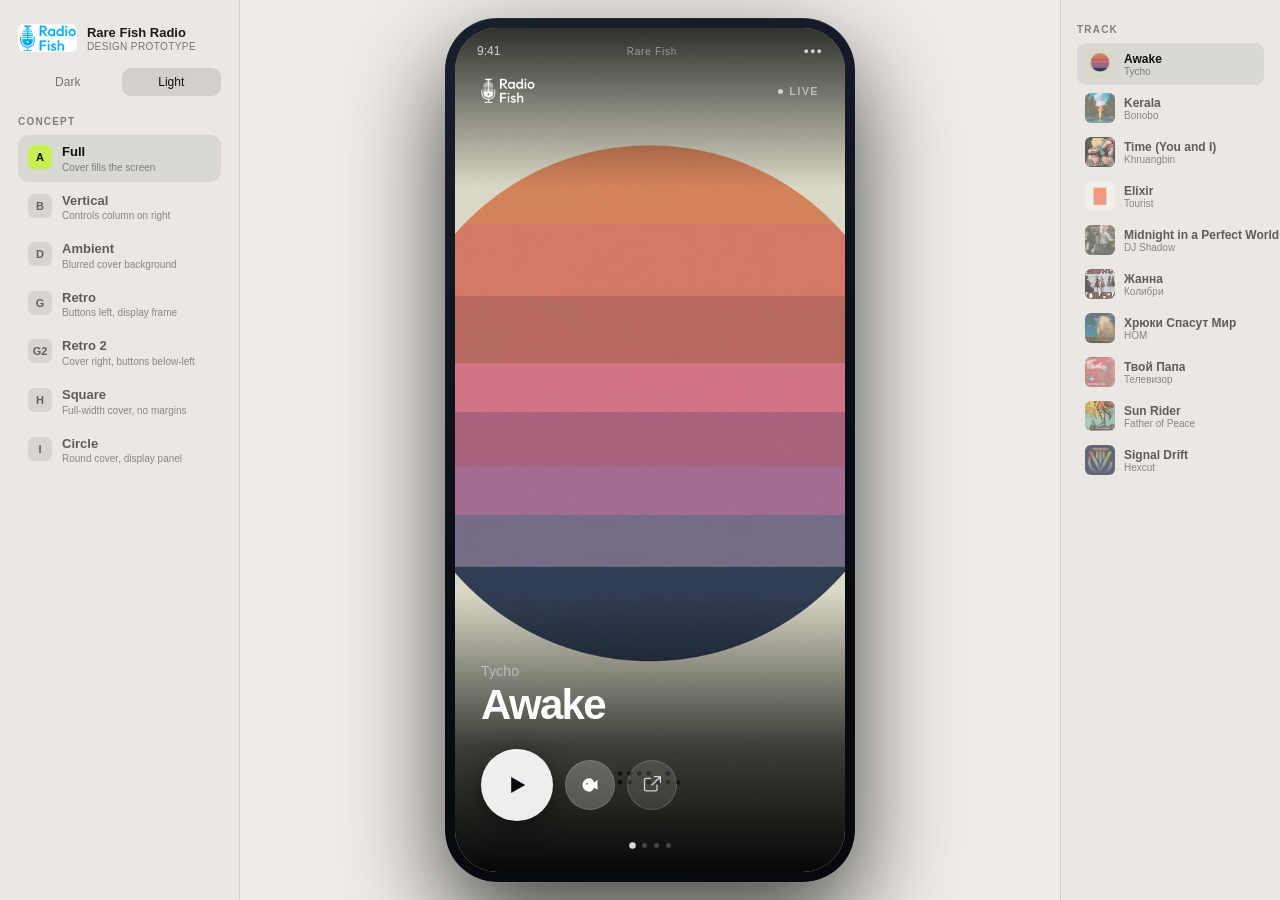
<file: index.html>
<!doctype html>
<html lang="ru">
  <head>
    <meta charset="UTF-8" />
    <meta name="viewport" content="width=device-width, initial-scale=1.0" />
    <title>Rare Fish — Prototype</title>
    <link rel="stylesheet" href="./prototype/styles.css" />
  </head>
  <body class="bg-light">
    <div class="shell">
      <aside class="sidebar">
        <div class="sidebar__brand">
          <img class="sidebar__logo" src="./Inbox/RFlogo.jpg" alt="Rare Fish" />
          <div class="sidebar__name-block">
            <span class="sidebar__name">Rare Fish Radio</span>
            <span class="sidebar__sub">Design Prototype</span>
          </div>
          <div class="bg-toggle">
            <button class="bg-btn" data-bg="dark">Dark</button>
            <button class="bg-btn is-active" data-bg="light">Light</button>
          </div>
        </div>

        <div class="sidebar__section">
          <div class="sidebar__label">Concept</div>
          <div id="concept-list"></div>
        </div>

      </aside>

      <main class="stage">
        <div class="phone">
          <div class="phone__chassis">
            <div class="phone__screen" id="phone-screen">
              <header class="status-bar">
                <span class="status-bar__time">9:41</span>
                <span class="status-bar__center">Rare Fish</span>
                <span class="status-bar__right">●●●</span>
              </header>
              <div id="content-area"></div>
              <nav class="tab-bar" id="tab-bar"></nav>
            </div>
          </div>
        </div>
      </main>

      <aside class="sidebar-right">
        <div class="sidebar__section">
          <div class="sidebar__label">Track</div>
          <div id="track-list"></div>
        </div>
      </aside>
    </div>

    <script src="./prototype/app.js"></script>
  </body>
</html>
</file>
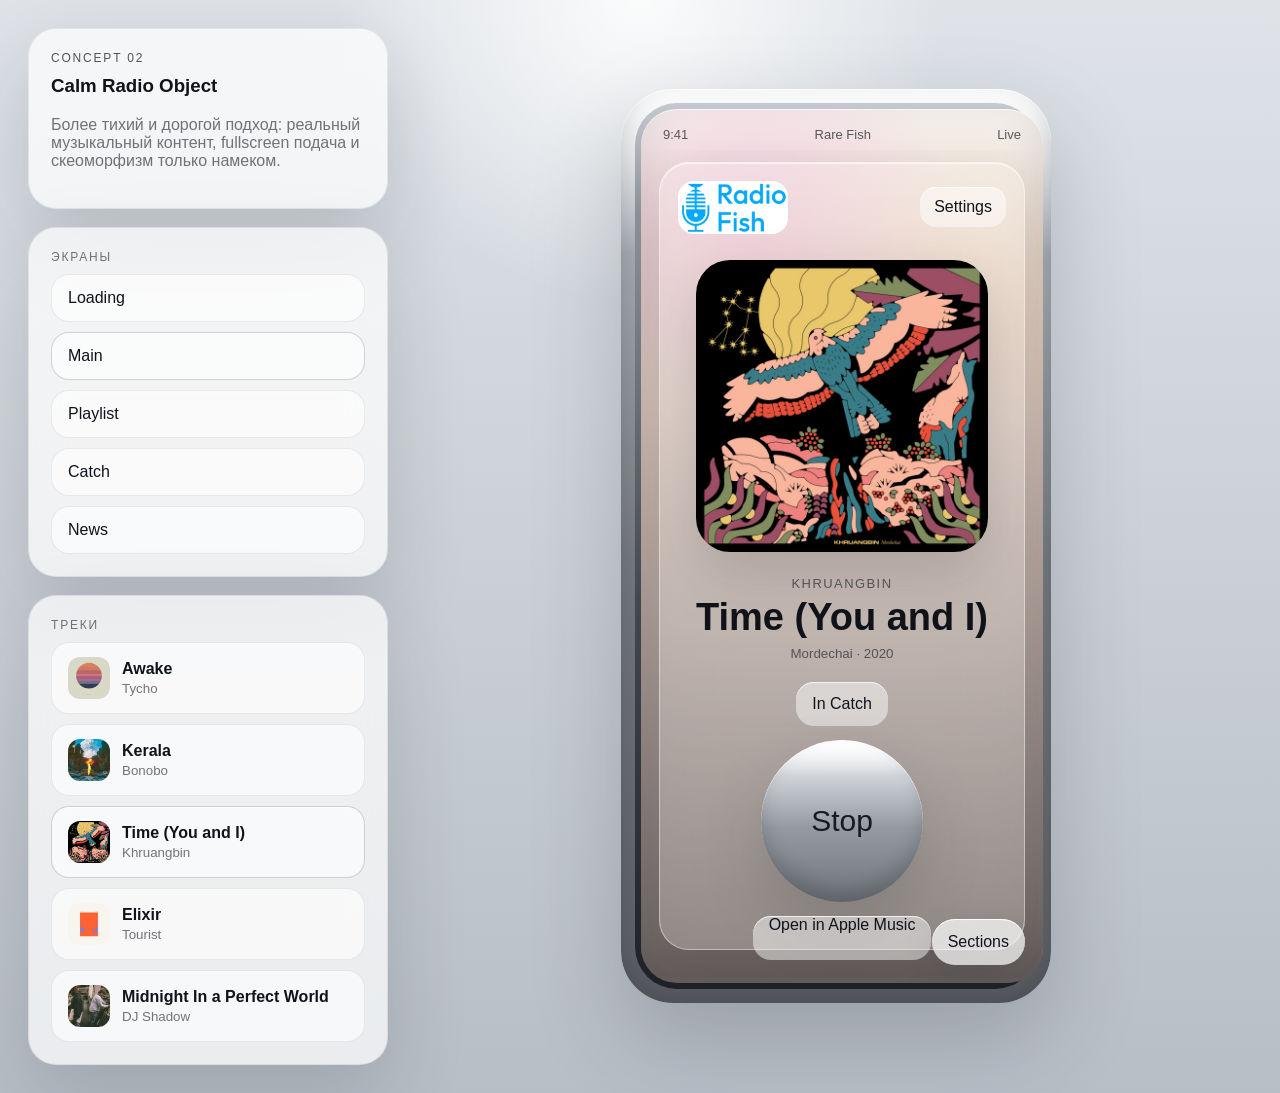
<file: archive/concepts/concept-02/index.html>
<!doctype html>
<html lang="ru">
  <head>
    <meta charset="UTF-8" />
    <meta
      name="viewport"
      content="width=device-width, initial-scale=1.0, viewport-fit=cover"
    />
    <title>Rare Fish Concept 02</title>
    <link rel="stylesheet" href="./styles.css" />
  </head>
  <body>
    <div class="layout">
      <aside class="sidebar">
        <section class="sidebar__block">
          <p class="eyebrow">Concept 02</p>
          <h1>Calm Radio Object</h1>
          <p class="muted">
            Более тихий и дорогой подход: реальный музыкальный контент, fullscreen
            подача и скеоморфизм только намеком.
          </p>
        </section>

        <section class="sidebar__block">
          <p class="label">Экраны</p>
          <div class="picker-list" id="scene-picker"></div>
        </section>

        <section class="sidebar__block">
          <p class="label">Треки</p>
          <div class="picker-list" id="track-picker"></div>
        </section>
      </aside>

      <main class="preview">
        <section class="phone">
          <div class="phone__frame">
            <div class="phone__screen" id="screen-root">
              <header class="statusbar">
                <span>9:41</span>
                <span>Rare Fish</span>
                <span>Live</span>
              </header>

              <div class="screen-content" id="screen-content"></div>

              <button class="corner-button" id="nav-toggle" aria-label="Open sections">
                Sections
              </button>

              <div class="section-sheet" id="section-sheet"></div>

              <div class="settings-sheet" id="settings-sheet"></div>

              <div class="confirm-sheet" id="confirm-sheet">
                <div class="confirm-card">
                  <p class="label">Catch</p>
                  <h3>Remove this track?</h3>
                  <p class="muted">
                    Трек исчезнет из списка сохраненных, но его можно будет
                    добавить снова.
                  </p>
                  <div class="confirm-actions">
                    <button class="secondary-button" data-action="close-confirm">
                      Cancel
                    </button>
                    <button class="primary-button" data-action="confirm-remove">
                      Remove
                    </button>
                  </div>
                </div>
              </div>
            </div>
          </div>
        </section>
      </main>
    </div>

    <script src="./app.js"></script>
  </body>
</html>
</file>
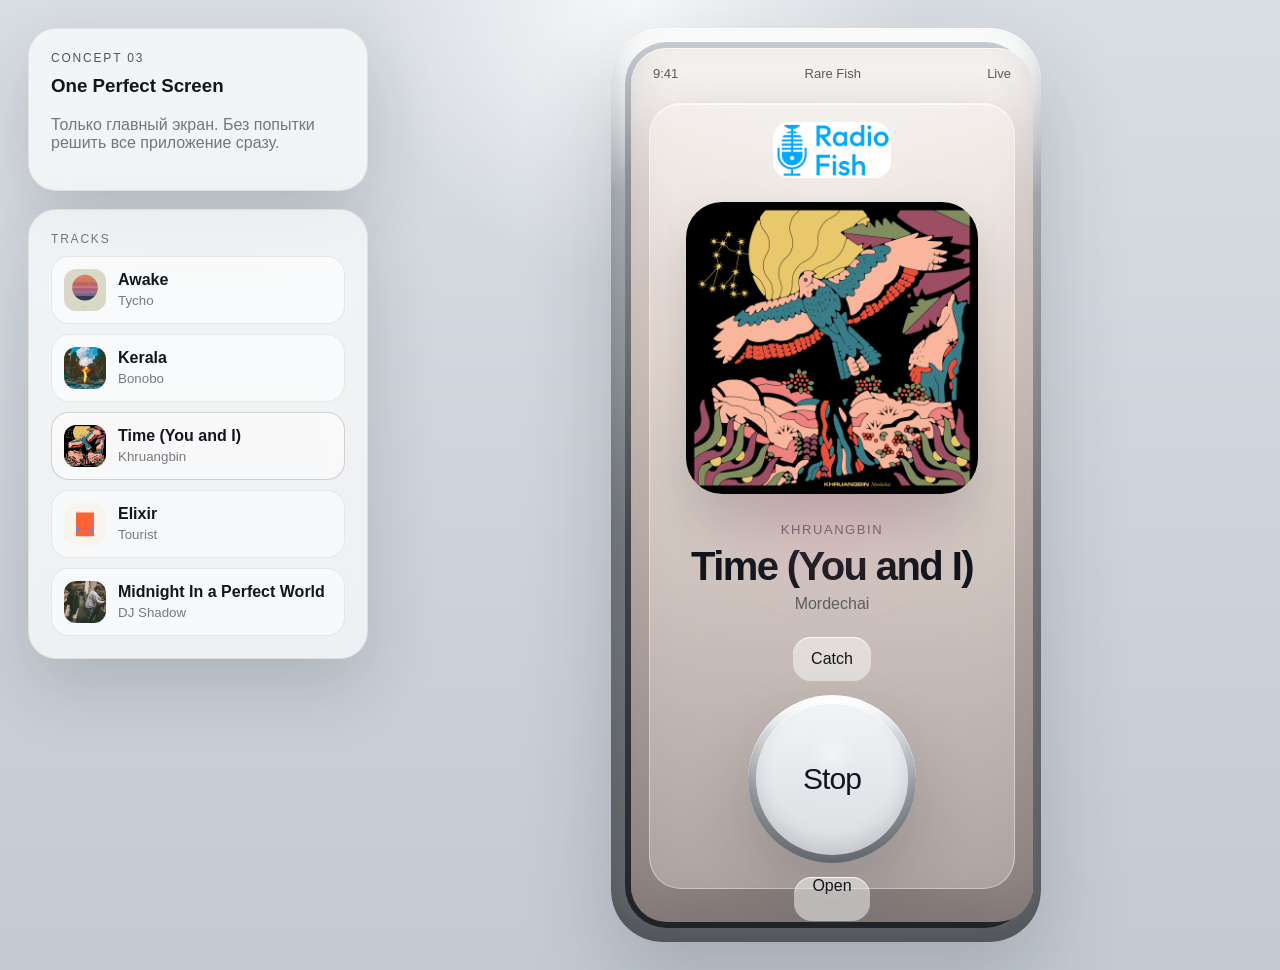
<file: archive/concepts/concept-03/index.html>
<!doctype html>
<html lang="ru">
  <head>
    <meta charset="UTF-8" />
    <meta
      name="viewport"
      content="width=device-width, initial-scale=1.0, viewport-fit=cover"
    />
    <title>Rare Fish Concept 03</title>
    <link rel="stylesheet" href="./styles.css" />
  </head>
  <body>
    <div class="layout">
      <aside class="sidebar">
        <section class="sidebar__block">
          <p class="eyebrow">Concept 03</p>
          <h1>One Perfect Screen</h1>
          <p class="muted">
            Только главный экран. Без попытки решить все приложение сразу.
          </p>
        </section>

        <section class="sidebar__block">
          <p class="label">Tracks</p>
          <div class="track-picker" id="track-picker"></div>
        </section>
      </aside>

      <main class="stage">
        <section class="device">
          <div class="device__shell">
            <div class="device__screen" id="screen">
              <header class="statusbar">
                <span>9:41</span>
                <span>Rare Fish</span>
                <span>Live</span>
              </header>

              <main class="hero" id="hero"></main>
            </div>
          </div>
        </section>
      </main>
    </div>

    <script src="./app.js"></script>
  </body>
</html>
</file>
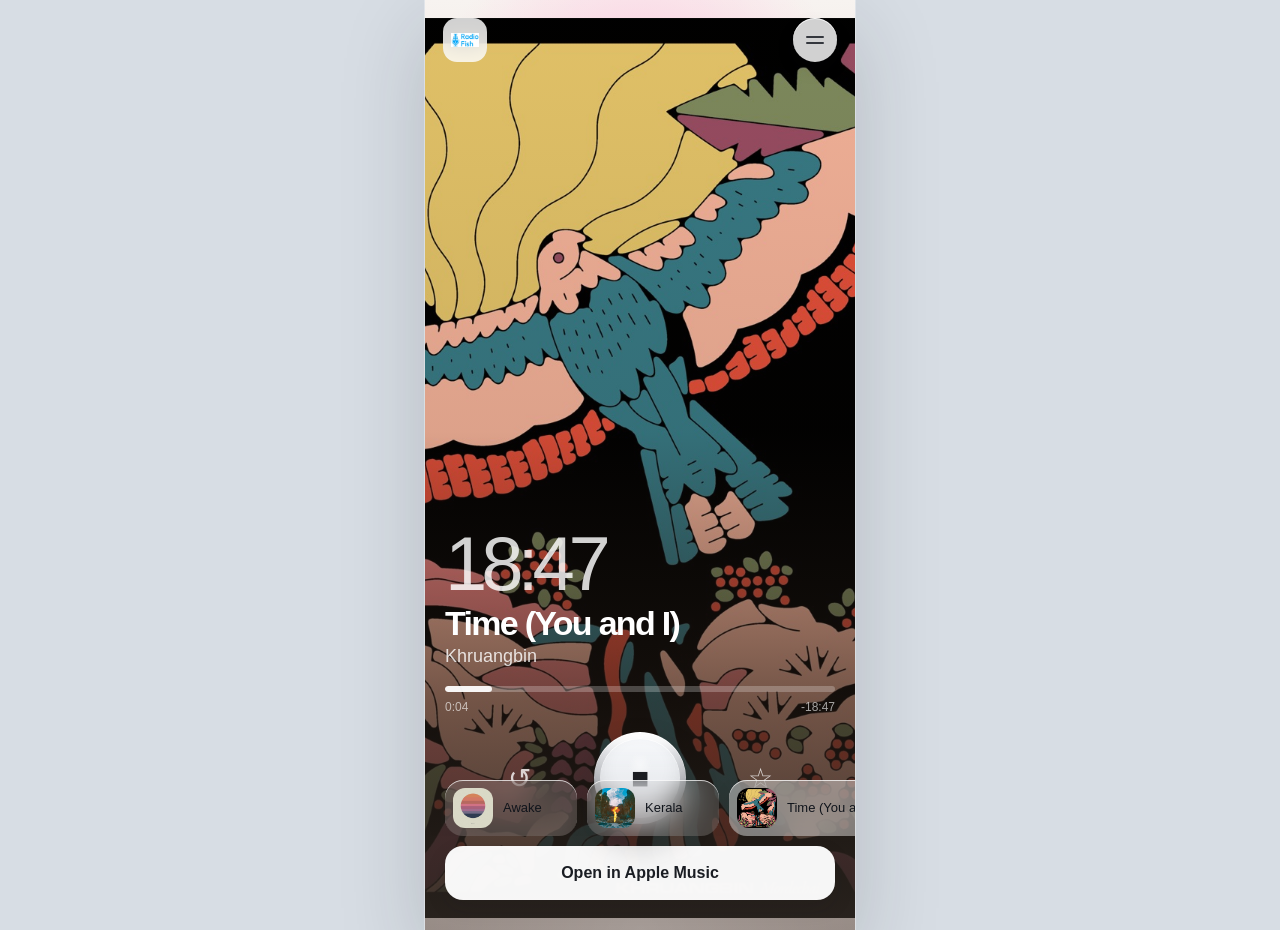
<file: archive/directions/home-01-hero-artwork/index.html>
<!doctype html>
<html lang="ru">
  <head>
    <meta charset="UTF-8" />
    <meta
      name="viewport"
      content="width=device-width, initial-scale=1.0, viewport-fit=cover"
    />
    <title>Rare Fish - Home Direction 01</title>
    <link rel="stylesheet" href="./styles.css" />
  </head>
  <body>
    <main class="app-screen" id="app-screen">
      <div class="app-screen__wash"></div>

      <header class="topbar">
        <img class="brand" src="./assets/RFlogo.jpg" alt="Rare Fish logo" />
        <button class="menu-button" type="button" aria-label="Open settings">
          <span></span>
          <span></span>
        </button>
      </header>

      <section class="player-view" id="player-view"></section>

      <section class="track-switcher" id="track-switcher"></section>
    </main>

    <script src="./app.js"></script>
  </body>
</html>
</file>
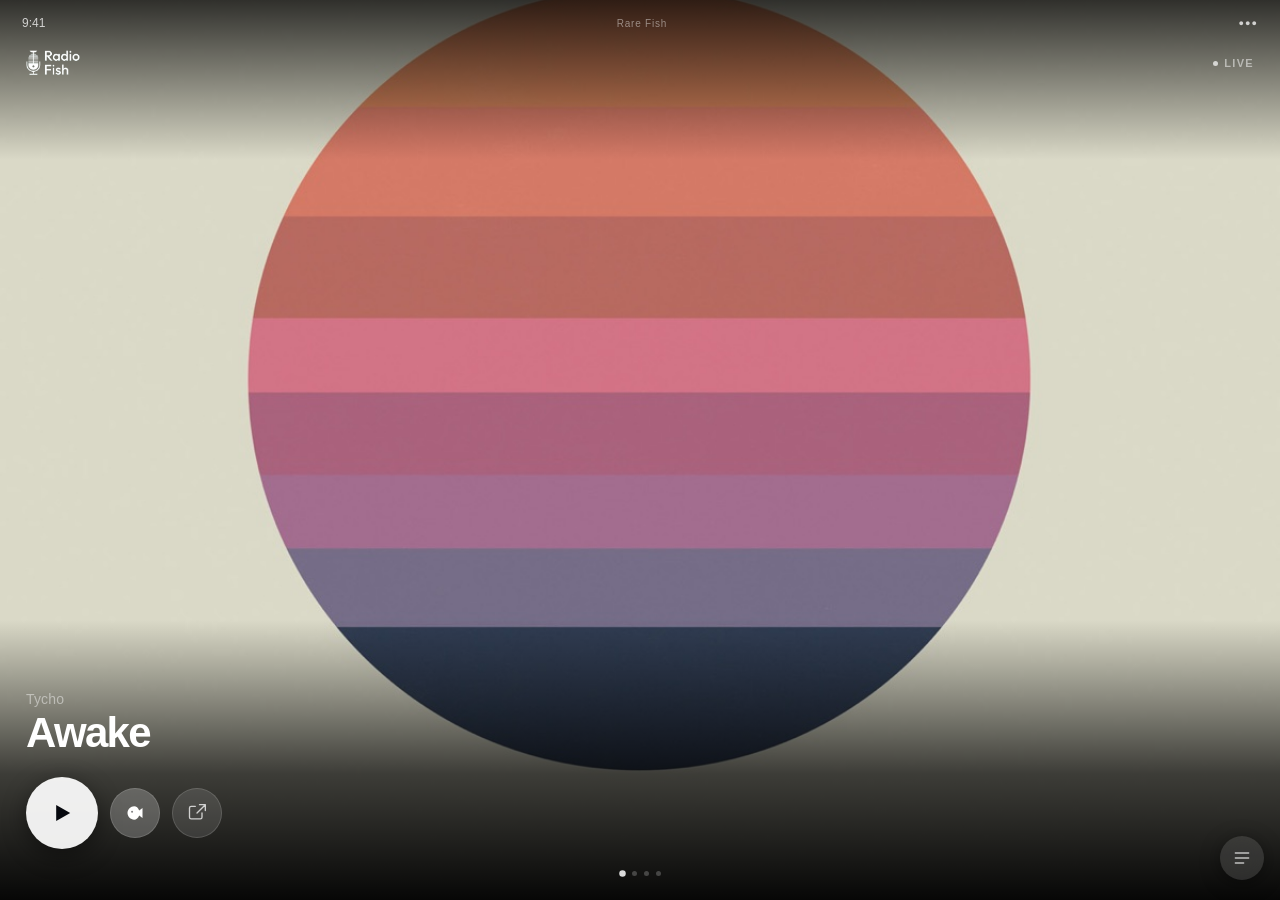
<file: mobile.html>
<!doctype html>
<html lang="ru">
  <head>
    <meta charset="UTF-8" />
    <meta name="viewport" content="width=device-width, initial-scale=1.0, viewport-fit=cover, user-scalable=no" />
    <meta name="apple-mobile-web-app-capable" content="yes" />
    <meta name="apple-mobile-web-app-status-bar-style" content="black-translucent" />
    <title>Rare Fish — Mobile</title>
    <link rel="stylesheet" href="./prototype/styles.css" />
    <style>
      html, body { height: 100%; overflow: hidden; background: #06080e; }

      /* Hide desktop shell */
      .shell { display: block; height: 100%; overflow: hidden; }

      /* Phone screen = full viewport */
      .mobile-screen {
        position: fixed;
        inset: 0;
        background: #08090e;
        overflow: hidden;
      }
      .mobile-screen .status-bar {
        padding-top: max(16px, env(safe-area-inset-top));
      }

      /* Floating menu button */
      .mobile-toggle {
        position: fixed;
        bottom: max(20px, env(safe-area-inset-bottom, 20px));
        right: 16px;
        z-index: 1000;
        width: 44px;
        height: 44px;
        border-radius: 50%;
        border: none;
        background: rgba(255,255,255,0.12);
        backdrop-filter: blur(16px);
        color: rgba(255,255,255,0.7);
        font-size: 18px;
        cursor: pointer;
        display: flex;
        align-items: center;
        justify-content: center;
        box-shadow: 0 4px 20px rgba(0,0,0,0.4);
      }
      .mobile-toggle svg { width: 20px; height: 20px; }

      /* Drawer */
      .mobile-drawer {
        position: fixed;
        inset: 0;
        z-index: 900;
        background: rgba(0,0,0,0.6);
        backdrop-filter: blur(4px);
        opacity: 0;
        pointer-events: none;
        transition: opacity 0.2s ease;
      }
      .mobile-drawer.is-open {
        opacity: 1;
        pointer-events: auto;
      }

      .mobile-drawer__sheet {
        position: absolute;
        bottom: 0; left: 0; right: 0;
        max-height: 70vh;
        overflow-y: auto;
        background: #111418;
        border-top: 1px solid rgba(255,255,255,0.08);
        border-radius: 20px 20px 0 0;
        padding: 20px 16px max(20px, env(safe-area-inset-bottom));
        transform: translateY(100%);
        transition: transform 0.25s ease;
      }
      .mobile-drawer.is-open .mobile-drawer__sheet {
        transform: translateY(0);
      }

      .mobile-drawer__sheet .sidebar__label {
        color: rgba(255,255,255,0.4);
        font-size: 10px;
        font-weight: 600;
        text-transform: uppercase;
        letter-spacing: 0.12em;
        margin-bottom: 8px;
        margin-top: 14px;
      }
      .mobile-drawer__sheet .sidebar__label:first-child { margin-top: 0; }

      /* Reuse sidebar button styles */
      .mobile-drawer__sheet .concept-btn,
      .mobile-drawer__sheet .track-btn,
      .mobile-drawer__sheet .screen-nav-btn {
        color: rgba(255,255,255,0.55);
      }
      .mobile-drawer__sheet .concept-btn:hover,
      .mobile-drawer__sheet .concept-btn.is-active,
      .mobile-drawer__sheet .track-btn:hover,
      .mobile-drawer__sheet .track-btn.is-active,
      .mobile-drawer__sheet .screen-nav-btn:hover,
      .mobile-drawer__sheet .screen-nav-btn.is-active {
        color: #fff;
        background: rgba(255,255,255,0.08);
      }
      .mobile-drawer__sheet .concept-btn__desc,
      .mobile-drawer__sheet .track-btn__artist {
        color: rgba(255,255,255,0.35);
      }

      /* Fullscreen button in drawer */
      .mobile-fullscreen-btn {
        display: flex;
        align-items: center;
        gap: 8px;
        width: 100%;
        margin-top: 16px;
        padding: 12px 14px;
        border-radius: 12px;
        background: rgba(255,255,255,0.06);
        border: 1px solid rgba(255,255,255,0.08);
        color: rgba(255,255,255,0.5);
        font-size: 13px;
        text-align: left;
        cursor: pointer;
      }

      /* Handle bar */
      .mobile-drawer__handle {
        width: 36px;
        height: 4px;
        border-radius: 2px;
        background: rgba(255,255,255,0.2);
        margin: 0 auto 16px;
      }
    </style>
  </head>
  <body>
    <!-- Full-screen phone content -->
    <div class="mobile-screen" id="phone-screen">
      <header class="status-bar">
        <span class="status-bar__time">9:41</span>
        <span class="status-bar__center">Rare Fish</span>
        <span class="status-bar__right">●●●</span>
      </header>
      <div id="content-area"></div>
    </div>

    <!-- Floating menu button -->
    <button class="mobile-toggle" id="mobile-toggle">
      <svg viewBox="0 0 24 24" fill="none" stroke="currentColor" stroke-width="1.6" stroke-linecap="round"><path d="M4 6h16M4 12h16M4 18h10"/></svg>
    </button>

    <!-- Bottom drawer -->
    <div class="mobile-drawer" id="mobile-drawer">
      <div class="mobile-drawer__sheet">
        <div class="mobile-drawer__handle"></div>
        <div class="sidebar__label">Concept</div>
        <div id="concept-list"></div>
        <div class="sidebar__label">Track</div>
        <div id="track-list"></div>
        <button class="mobile-fullscreen-btn" id="mobile-fullscreen">
          <svg viewBox="0 0 24 24" fill="none" stroke="currentColor" stroke-width="1.6" stroke-linecap="round" stroke-linejoin="round" style="width:16px;height:16px"><path d="M3 3h6v2H5v4H3zM15 3h6v6h-2V5h-4zM3 15h2v4h4v2H3zM19 19h-4v2h6v-6h-2z"/></svg>
          Fullscreen <span style="opacity:0.4">· Android</span>
        </button>
      </div>
    </div>

    <script src="./prototype/app.js"></script>
    <script>
      var drawer = document.getElementById('mobile-drawer');
      var toggle = document.getElementById('mobile-toggle');

      toggle.addEventListener('click', function() {
        drawer.classList.toggle('is-open');
      });

      // Close drawer on backdrop tap
      drawer.addEventListener('click', function(e) {
        if (e.target === drawer) {
          drawer.classList.remove('is-open');
        }
      });

      // Close drawer when concept/track/screen selected
      document.addEventListener('click', function(e) {
        if (e.target.closest('[data-concept]') || e.target.closest('[data-track]') || e.target.closest('[data-screen]')) {
          setTimeout(function() { drawer.classList.remove('is-open'); }, 150);
        }
      });

      // Fullscreen toggle
      document.getElementById('mobile-fullscreen').addEventListener('click', function() {
        if (!document.fullscreenElement) {
          document.documentElement.requestFullscreen().catch(function(){});
        } else {
          document.exitFullscreen();
        }
      });
    </script>
  </body>
</html>
</file>
<file: prototype/styles.css>
/* ── Reset ──────────────────────────────────────────── */
*, *::before, *::after { box-sizing: border-box; margin: 0; padding: 0; }
html, body { height: 100%; }
button { font: inherit; border: none; cursor: pointer; background: none; }
img { display: block; }

/* ── Variables ──────────────────────────────────────── */
:root {
  --bg:        #06080e;
  --surface:   rgba(255,255,255,0.06);
  --border:    rgba(255,255,255,0.08);
  --text:      #ede9e0;
  --muted:     rgba(237,233,224,0.45);
  --phone-w:   390px;
  --phone-h:   844px;
  --accent:    #c8f050;
  --accent-dim: rgba(200,240,80,0.14);
  --accent-rgb: 200,240,80;
}

/* ── Base ───────────────────────────────────────────── */
body {
  font-family: -apple-system, "SF Pro Display", "Helvetica Neue", sans-serif;
  background: var(--bg);
  color: var(--text);
  -webkit-font-smoothing: antialiased;
}

/* ── Shell ──────────────────────────────────────────── */
.shell {
  display: grid;
  grid-template-columns: 240px 1fr 220px;
  height: 100vh;
  overflow: hidden;
}

/* ── Sidebar ────────────────────────────────────────── */
.sidebar {
  display: flex;
  flex-direction: column;
  padding: 24px 18px;
  border-right: 1px solid var(--border);
  background: rgba(4,5,9,0.96);
  overflow-y: auto;
  scrollbar-width: none;
  gap: 0;
}
.sidebar::-webkit-scrollbar { display: none; }

.sidebar__brand {
  display: flex;
  align-items: center;
  gap: 10px;
  margin-bottom: 20px;
  flex-wrap: wrap;
}
.sidebar__brand .bg-toggle {
  width: 100%;
  margin-top: 6px;
}
.sidebar__logo {
  height: 28px;
  object-fit: contain;
  border-radius: 6px;
  }
body.bg-light .sidebar__logo {
  /* original colors in light theme */
}
.sidebar__name {
  display: block;
  font-size: 13px;
  font-weight: 700;
  color: var(--text);
}
.sidebar__sub {
  display: block;
  font-size: 10px;
  color: var(--muted);
  margin-top: 1px;
  letter-spacing: 0.04em;
  text-transform: uppercase;
}

.sidebar__section { margin-bottom: 22px; }

.sidebar__label {
  font-size: 10px;
  font-weight: 600;
  text-transform: uppercase;
  letter-spacing: 0.12em;
  color: var(--muted);
  margin-bottom: 8px;
}

/* Concept buttons */
.concept-btn {
  display: flex;
  align-items: flex-start;
  gap: 10px;
  width: 100%;
  padding: 9px 10px;
  border-radius: 11px;
  color: var(--muted);
  text-align: left;
  transition: background 0.13s, color 0.13s;
  margin-bottom: 2px;
}
.concept-btn:hover { background: var(--surface); color: var(--text); }
.concept-btn.is-active { background: rgba(var(--accent-rgb),0.1); color: var(--text); }

.concept-btn__badge {
  display: flex;
  align-items: center;
  justify-content: center;
  width: 24px;
  height: 24px;
  border-radius: 6px;
  background: var(--surface);
  font-size: 11px;
  font-weight: 800;
  color: var(--muted);
  flex-shrink: 0;
  margin-top: 1px;
}
.concept-btn.is-active .concept-btn__badge { background: var(--accent); color: #06080e; }
.concept-btn__name  { display: block; font-size: 13px; font-weight: 600; line-height: 1.2; }
.concept-btn__desc  { display: block; font-size: 10px; color: var(--muted); margin-top: 2px; }

/* Track buttons */
.track-btn {
  display: flex;
  align-items: center;
  gap: 9px;
  width: 100%;
  padding: 6px 8px;
  border-radius: 9px;
  color: var(--muted);
  text-align: left;
  transition: background 0.13s, color 0.13s;
  margin-bottom: 2px;
}
.track-btn:hover, .track-btn.is-active { background: var(--surface); color: var(--text); }
.track-btn__cover {
  width: 30px;
  height: 30px;
  border-radius: 6px;
  object-fit: cover;
  flex-shrink: 0;
  opacity: 0.6;
}
.track-btn.is-active .track-btn__cover { opacity: 1; }
.track-btn__title  { display: block; font-size: 12px; font-weight: 600; white-space: nowrap; overflow: hidden; text-overflow: ellipsis; }
.track-btn__artist { display: block; font-size: 10px; color: var(--muted); }

/* Screen nav */
.screen-nav-btn {
  display: flex;
  align-items: center;
  gap: 8px;
  width: 100%;
  padding: 7px 10px;
  border-radius: 9px;
  color: var(--muted);
  font-size: 12px;
  text-align: left;
  transition: background 0.13s, color 0.13s;
  margin-bottom: 2px;
}
.screen-nav-btn:hover, .screen-nav-btn.is-active { background: var(--surface); color: var(--text); }
.screen-nav-btn svg { width: 14px; height: 14px; flex-shrink: 0; opacity: 0.6; }
.screen-nav-btn.is-active svg { opacity: 1; }

/* ── Stage ──────────────────────────────────────────── */
.stage {
  display: flex;
  align-items: center;
  justify-content: center;
  background:
    radial-gradient(ellipse at 50% 20%, rgba(var(--accent-rgb),0.05) 0%, transparent 60%),
    var(--bg);
  transition: background 0.35s ease;
}
body.bg-light .stage {
  background: #f0ede8;
}
body.bg-light .sidebar {
  background: rgba(240,237,232,0.98);
  border-right-color: rgba(0,0,0,0.08);
}
body.bg-light .sidebar__name  { color: #1a1a1a; }
body.bg-light .sidebar__sub   { color: rgba(0,0,0,0.4); }
body.bg-light .sidebar__label { color: rgba(0,0,0,0.38); }
body.bg-light .sidebar__sublabel { color: rgba(0,0,0,0.18); }
body.bg-light .sidebar,
body.bg-light .sidebar-right { background: rgba(240,237,232,0.98); border-color: rgba(0,0,0,0.1); }
body.bg-light .sidebar__name  { color: #1a1a1a; }
body.bg-light .sidebar__sub   { color: rgba(0,0,0,0.5); }
body.bg-light .sidebar__label { color: rgba(0,0,0,0.45); }
body.bg-light .sidebar__sublabel { color: rgba(0,0,0,0.25); }
body.bg-light .concept-btn    { color: rgba(0,0,0,0.6); }
body.bg-light .concept-btn:hover,
body.bg-light .concept-btn.is-active { color: #111; background: rgba(0,0,0,0.07); }
body.bg-light .concept-btn__badge { background: rgba(0,0,0,0.08); color: rgba(0,0,0,0.55); }
body.bg-light .concept-btn__desc  { color: rgba(0,0,0,0.42); }
body.bg-light .track-btn      { color: rgba(0,0,0,0.6); }
body.bg-light .track-btn:hover,
body.bg-light .track-btn.is-active { color: #111; background: rgba(0,0,0,0.07); }
body.bg-light .track-btn__artist   { color: rgba(0,0,0,0.42); }
body.bg-light .screen-nav-btn { color: rgba(0,0,0,0.6); }
body.bg-light .screen-nav-btn:hover,
body.bg-light .screen-nav-btn.is-active { color: #111; background: rgba(0,0,0,0.07); }
body.bg-light .bg-btn { color: rgba(0,0,0,0.5); }
body.bg-light .bg-btn:hover,
body.bg-light .bg-btn.is-active { color: #111; background: rgba(0,0,0,0.1); }

/* ── Right sidebar (tracks) ─────────────────────────── */
.sidebar-right {
  display: flex;
  flex-direction: column;
  padding: 24px 16px;
  border-left: 1px solid var(--border);
  background: rgba(4,5,9,0.96);
  overflow-y: auto;
  scrollbar-width: none;
}
.sidebar-right::-webkit-scrollbar { display: none; }

/* ── Background toggle ──────────────────────────────── */
.bg-toggle {
  display: flex;
  gap: 4px;
}
.bg-btn {
  flex: 1;
  padding: 7px 0;
  border-radius: 9px;
  font-size: 12px;
  font-weight: 500;
  color: var(--muted);
  transition: background 0.13s, color 0.13s;
}
.bg-btn:hover { background: var(--surface); color: var(--text); }
.bg-btn.is-active { background: var(--surface); color: var(--text); }

/* ── Phone ──────────────────────────────────────────── */
.phone {
  position: relative;
  width: calc(var(--phone-w) + 20px);
  padding: 10px;
  border-radius: 52px;
  background: linear-gradient(160deg, #18202e 0%, #090c14 60%, #06080d 100%);
  box-shadow:
    0 0 0 1px rgba(255,255,255,0.05),
    0 40px 100px rgba(0,0,0,0.72),
    inset 0 1px 0 rgba(255,255,255,0.07);
}

.phone__chassis {
  width: var(--phone-w);
  height: var(--phone-h);
  border-radius: 42px;
  overflow: hidden;
  position: relative;
  background: #06080e;
}

/* ── Status bar ─────────────────────────────────────── */
.status-bar {
  position: absolute;
  top: 0; left: 0; right: 0;
  z-index: 100;
  display: flex;
  justify-content: space-between;
  align-items: center;
  padding: 16px 22px 0;
  font-size: 12px;
  font-weight: 500;
  color: rgba(255,255,255,0.75);
  pointer-events: none;
}
.status-bar__right { font-size: 9px; letter-spacing: 0.12em; }
.status-bar__center { font-size: 10px; letter-spacing: 0.08em; opacity: 0.6; }

/* ── Content area (full screen) ─────────────────────── */
#content-area {
  position: absolute;
  inset: 0;
  overflow: hidden;
}

/* ── Screen transition ──────────────────────────────── */
.screen-enter { animation: sEnter 200ms ease both; }
@keyframes sEnter {
  from { opacity: 0; transform: translateY(8px); }
  to   { opacity: 1; transform: translateY(0); }
}

/* ── Nav dots (shared, used in A and C and secondary screens) ── */
.nav-dots {
  display: flex;
  align-items: center;
  justify-content: center;
  gap: 7px;
}
.ndot {
  width: 5px;
  height: 5px;
  border-radius: 50%;
  background: rgba(255,255,255,0.22);
  cursor: pointer;
  padding: 0;
  transition: background 0.14s, transform 0.14s;
  border: none;
}
.ndot.is-active {
  background: rgba(255,255,255,0.85);
  transform: scale(1.3);
}
.ndot--accent { background: rgba(var(--accent-rgb),0.35); }
.ndot--accent.is-active { background: var(--accent); }

/* ════════════════════════════════════════════════════
   CONCEPT A — ФУЛЛ
   Cover fills entire screen, sharp, not blurred.
   UI overlays via gradients.
   ════════════════════════════════════════════════════ */

.screen-a {
  position: absolute;
  inset: 0;
  overflow: hidden;
}

/* Full-bleed sharp cover */
.screen-a__cover-bg {
  position: absolute;
  inset: 0;
  width: 100%;
  height: 100%;
  object-fit: cover;
  object-position: center;
  z-index: 0;
}

/* Top gradient (status bar + logo readability) */
.screen-a__top-grad {
  position: absolute;
  top: 0; left: 0; right: 0;
  height: 160px;
  background: linear-gradient(to bottom, rgba(0,0,0,0.78) 0%, transparent 100%);
  z-index: 1;
  pointer-events: none;
}

/* Bottom gradient (track info + controls readability) */
.screen-a__bot-grad {
  position: absolute;
  bottom: 0; left: 0; right: 0;
  height: 280px;
  background: linear-gradient(to top, rgba(0,0,0,0.97) 0%, rgba(0,0,0,0.72) 45%, transparent 100%);
  z-index: 1;
  pointer-events: none;
}

/* All UI content */
.screen-a__ui {
  position: absolute;
  inset: 0;
  z-index: 2;
  display: flex;
  flex-direction: column;
  padding: 50px 26px 24px;
}

.screen-a__header {
  display: flex;
  align-items: center;
  justify-content: space-between;
  flex-shrink: 0;
}

.screen-a__logo {
  height: 26px;
  object-fit: contain;
  }

.screen-a__live {
  display: flex;
  align-items: center;
  gap: 6px;
  font-size: 11px;
  font-weight: 600;
  letter-spacing: 0.12em;
  text-transform: uppercase;
  color: rgba(255,255,255,0.5);
}

.screen-a__spacer { flex: 1; }

.screen-a__artist {
  font-size: 14px;
  color: rgba(255,255,255,0.45);
  margin-bottom: 6px;
  letter-spacing: 0.01em;
}

.screen-a__title {
  font-size: 42px;
  font-weight: 800;
  line-height: 0.96;
  letter-spacing: -0.04em;
  color: #fff;
  margin-bottom: 24px;
}

.screen-a__ctrls {
  display: flex;
  align-items: center;
  gap: 12px;
  margin-bottom: 22px;
}

.screen-a__play {
  display: flex;
  align-items: center;
  justify-content: center;
  width: 72px;
  height: 72px;
  border-radius: 50%;
  background: rgba(255,255,255,0.92);
  color: #06080e;
  flex-shrink: 0;
  transition: transform 0.12s, opacity 0.12s;
  box-shadow: 0 6px 24px rgba(0,0,0,0.45);
}
.screen-a__play:active { transform: scale(0.93); opacity: 0.88; }
.screen-a__play svg { width: 28px; height: 28px; }

.screen-a__action {
  display: flex;
  align-items: center;
  justify-content: center;
  width: 50px;
  height: 50px;
  border-radius: 50%;
  background: rgba(255,255,255,0.12);
  border: 1px solid rgba(255,255,255,0.14);
  color: rgba(255,255,255,0.75);
  transition: background 0.13s;
}
.screen-a__action.is-active {
  background: rgba(255,255,255,0.24);
  color: #fff;
}
.screen-a__action svg { width: 20px; height: 20px; }

/* ════════════════════════════════════════════════════
   CONCEPT B — ВЕРТИКАЛЬ
   Left: cover art. Right: vertical controls column.
   ════════════════════════════════════════════════════ */

.screen-b {
  position: absolute;
  inset: 0;
  display: grid;
  grid-template-columns: 60% 40%;
}

/* Left: cover art fills column */
.screen-b__left {
  position: relative;
  overflow: hidden;
}

.screen-b__cover {
  position: absolute;
  inset: 0;
  width: 100%;
  height: 100%;
  object-fit: cover;
  object-position: center;
}

/* Subtle vignette on left side for readability */
.screen-b__left-grad {
  position: absolute;
  inset: 0;
  background:
    linear-gradient(to right, rgba(0,0,0,0.25) 0%, rgba(0,0,0,0.05) 60%),
    linear-gradient(to top, rgba(0,0,0,0.75) 0%, transparent 40%);
  z-index: 1;
  pointer-events: none;
}

/* Track info on left, overlaid at bottom */
.screen-b__left-info {
  position: absolute;
  bottom: 0;
  left: 0;
  right: 0;
  z-index: 2;
  padding: 0 16px 24px;
}
.screen-b__track-artist {
  font-size: 14px;
  color: rgba(255,255,255,0.55);
  letter-spacing: 0.04em;
  text-transform: uppercase;
  margin-bottom: 6px;
}
.screen-b__track-title {
  font-size: 24px;
  font-weight: 800;
  color: #fff;
  letter-spacing: -0.03em;
  line-height: 1.0;
  white-space: nowrap;
  overflow: hidden;
  text-overflow: ellipsis;
}

/* Right: vertical controls + nav column */
.screen-b__right {
  display: flex;
  flex-direction: column;
  align-items: stretch;
  padding: 48px 0 20px;
  background: rgba(5,6,10,0.9);
  backdrop-filter: blur(24px);
  border-left: 1px solid rgba(255,255,255,0.05);
  overflow: hidden;
}

.screen-b__logo {
  height: 22px;
  object-fit: contain;
    margin: 0 16px 8px;
}

.screen-b__live {
  display: flex;
  align-items: center;
  gap: 5px;
  font-size: 9px;
  font-weight: 700;
  letter-spacing: 0.16em;
  text-transform: uppercase;
  color: rgba(255,255,255,0.35);
  padding: 0 16px;
  margin-bottom: 16px;
}

.screen-b__divider {
  height: 1px;
  background: rgba(255,255,255,0.06);
  margin: 0 14px 16px;
}

/* Play button in right column */
.screen-b__play {
  display: flex;
  align-items: center;
  justify-content: center;
  margin: 0 14px 10px;
  height: 52px;
  border-radius: 14px;
  background: rgba(255,255,255,0.9);
  color: #06080e;
  transition: opacity 0.12s, transform 0.12s;
}
.screen-b__play:active { opacity: 0.85; transform: scale(0.97); }
.screen-b__play svg { width: 22px; height: 22px; }

/* Action icons in right column */
.screen-b__action {
  display: flex;
  align-items: center;
  justify-content: center;
  margin: 0 14px 8px;
  height: 44px;
  border-radius: 12px;
  background: rgba(255,255,255,0.05);
  color: rgba(255,255,255,0.5);
  transition: background 0.13s, color 0.13s;
}
.screen-b__action:hover { background: rgba(255,255,255,0.1); color: rgba(255,255,255,0.8); }
.screen-b__action.is-active { color: rgba(255,255,255,0.9); background: rgba(255,255,255,0.12); }
.screen-b__action svg { width: 18px; height: 18px; }

.screen-b__spacer { flex: 1; }

/* Navigation in right column */
.screen-b__nav {
  display: flex;
  flex-direction: column;
  padding: 0 14px;
  gap: 2px;
}
.screen-b__nav-item {
  padding: 8px 10px;
  border-radius: 10px;
  font-size: 11px;
  font-weight: 500;
  color: rgba(255,255,255,0.28);
  text-align: left;
  letter-spacing: 0.02em;
  transition: background 0.13s, color 0.13s;
}
.screen-b__nav-item:hover { color: rgba(255,255,255,0.6); background: rgba(255,255,255,0.04); }
.screen-b__nav-item.is-active {
  color: rgba(255,255,255,0.88);
  background: rgba(255,255,255,0.07);
}

/* ════════════════════════════════════════════════════
   CONCEPT C — РАДИО
   Full-screen color changes per track.
   Like Apple's colored device editions.
   ════════════════════════════════════════════════════ */

.screen-c {
  position: absolute;
  inset: 0;
  display: flex;
  flex-direction: column;
  align-items: center;
  padding: 50px 24px 28px;
  /* background set inline per track */
}

/* Subtle dark overlay at top for status bar */
.screen-c::before {
  content: '';
  position: absolute;
  top: 0; left: 0; right: 0;
  height: 90px;
  background: rgba(0,0,0,0.28);
  z-index: 1;
  pointer-events: none;
}

.screen-c__inner {
  position: relative;
  z-index: 2;
  display: flex;
  flex-direction: column;
  align-items: center;
  width: 100%;
  height: 100%;
}

.screen-c__header {
  display: flex;
  align-items: center;
  justify-content: space-between;
  width: 100%;
  flex-shrink: 0;
  margin-bottom: 28px;
}

.screen-c__logo {
  height: 24px;
  object-fit: contain;
  }

.screen-c__live {
  display: flex;
  align-items: center;
  gap: 6px;
  font-size: 11px;
  font-weight: 600;
  letter-spacing: 0.12em;
  text-transform: uppercase;
  color: rgba(255,255,255,0.45);
}

/* Cover art */
.screen-c__cover {
  width: 80%;
  aspect-ratio: 1;
  border-radius: 20px;
  object-fit: cover;
  flex-shrink: 0;
  margin-bottom: 24px;
  box-shadow:
    0 20px 60px rgba(0,0,0,0.45),
    0 0 0 1px rgba(255,255,255,0.1),
    inset 0 1px 0 rgba(255,255,255,0.15);
}

.screen-c__track {
  text-align: center;
  margin-bottom: 28px;
  flex-shrink: 0;
}
.screen-c__title {
  font-size: 26px;
  font-weight: 800;
  color: rgba(255,255,255,0.95);
  letter-spacing: -0.03em;
  margin-bottom: 6px;
  line-height: 1.0;
}
.screen-c__artist {
  font-size: 14px;
  color: rgba(255,255,255,0.45);
}

.screen-c__spacer { flex: 1; }

/* Controls */
.screen-c__ctrls {
  display: flex;
  align-items: center;
  gap: 12px;
  margin-bottom: 24px;
  flex-shrink: 0;
}

.screen-c__play {
  display: flex;
  align-items: center;
  justify-content: center;
  width: 68px;
  height: 68px;
  border-radius: 50%;
  background: rgba(255,255,255,0.15);
  border: 2px solid rgba(255,255,255,0.3);
  color: rgba(255,255,255,0.95);
  transition: transform 0.12s, background 0.12s;
}
.screen-c__play:active { transform: scale(0.93); background: rgba(255,255,255,0.22); }
.screen-c__play svg { width: 26px; height: 26px; }

.screen-c__action {
  display: flex;
  align-items: center;
  justify-content: center;
  width: 50px;
  height: 50px;
  border-radius: 50%;
  background: rgba(0,0,0,0.18);
  border: 1px solid rgba(255,255,255,0.12);
  color: rgba(255,255,255,0.6);
  transition: background 0.13s, color 0.13s;
}
.screen-c__action.is-active {
  background: rgba(255,255,255,0.18);
  color: rgba(255,255,255,0.95);
}
.screen-c__action svg { width: 20px; height: 20px; }

.screen-c__nav { flex-shrink: 0; }

/* ════════════════════════════════════════════════════
   SECONDARY SCREENS (Playlist, Catch, News)
   ════════════════════════════════════════════════════ */

.sec-screen {
  position: absolute;
  inset: 0;
  display: flex;
  flex-direction: column;
  background: #07090e;
}

.sec-content {
  flex: 1;
  overflow-y: auto;
  scrollbar-width: none;
  padding: 54px 18px 12px;
}
.sec-content::-webkit-scrollbar { display: none; }

.sec-head {
  margin-bottom: 16px;
  padding-bottom: 14px;
  border-bottom: 1px solid var(--border);
}
.sec-head__label {
  font-size: 10px;
  text-transform: uppercase;
  letter-spacing: 0.14em;
  color: var(--accent);
  margin-bottom: 4px;
}
.sec-head__title {
  font-size: 26px;
  font-weight: 800;
  letter-spacing: -0.03em;
}

/* Shared nav footer for secondary screens */
.sec-nav {
  flex-shrink: 0;
  display: flex;
  align-items: center;
  justify-content: center;
  padding: 14px 20px 20px;
  border-top: 1px solid var(--border);
  background: rgba(7,9,14,0.95);
  backdrop-filter: blur(16px);
}

/* ── Playlist ── */
.plist-section-label {
  font-size: 10px;
  text-transform: uppercase;
  letter-spacing: 0.1em;
  color: var(--muted);
  margin: 12px 0 8px;
}
.plist-track {
  display: flex;
  align-items: center;
  gap: 11px;
  padding: 9px 10px;
  border-radius: 12px;
  transition: background 0.12s;
  margin-bottom: 2px;
}
.plist-track:hover { background: var(--surface); }
.plist-track--current { background: rgba(var(--accent-rgb),0.07); border-radius: 12px; }
.plist-cover {
  width: 42px;
  height: 42px;
  border-radius: 8px;
  object-fit: cover;
  flex-shrink: 0;
}
.plist-info { flex: 1; min-width: 0; }
.plist-title { font-size: 13px; font-weight: 600; white-space: nowrap; overflow: hidden; text-overflow: ellipsis; color: var(--text); }
.plist-artist { font-size: 11px; color: var(--muted); margin-top: 2px; }
.plist-actions { display: flex; align-items: center; gap: 3px; }

.icon-btn {
  display: flex;
  align-items: center;
  justify-content: center;
  width: 30px;
  height: 30px;
  border-radius: 7px;
  color: var(--muted);
  transition: color 0.12s, background 0.12s;
}
.icon-btn:hover { color: var(--text); background: var(--surface); }
.icon-btn.is-active { color: var(--accent); }
.icon-btn svg { width: 15px; height: 15px; }

/* ── Catch ── */
.catch-empty {
  text-align: center;
  padding: 40px 0;
  color: var(--muted);
  font-size: 14px;
}
.catch-list { display: flex; flex-direction: column; gap: 8px; }
.catch-item {
  display: flex;
  align-items: center;
  gap: 11px;
  padding: 10px 12px;
  border-radius: 14px;
  background: var(--surface);
  border: 1px solid var(--border);
}
.catch-cover { width: 42px; height: 42px; border-radius: 8px; object-fit: cover; flex-shrink: 0; }
.catch-info { flex: 1; min-width: 0; }
.catch-title { font-size: 13px; font-weight: 600; color: var(--text); }
.catch-artist { font-size: 11px; color: var(--muted); margin-top: 2px; }
.catch-actions { display: flex; gap: 3px; }
.icon-btn-del {
  display: flex;
  align-items: center;
  justify-content: center;
  width: 30px;
  height: 30px;
  border-radius: 7px;
  color: var(--muted);
  transition: color 0.12s, background 0.12s;
}
.icon-btn-del:hover { color: #ff7080; background: rgba(255,112,128,0.1); }
.icon-btn-del svg { width: 15px; height: 15px; }

/* Delete confirmation */
.confirm-overlay {
  position: absolute;
  inset: 0;
  z-index: 200;
  display: flex;
  align-items: flex-end;
  background: rgba(0,0,0,0.52);
  backdrop-filter: blur(4px);
  padding: 14px;
}
.confirm-sheet {
  width: 100%;
  padding: 20px;
  border-radius: 22px;
  background: #11141e;
  border: 1px solid var(--border);
  box-shadow: 0 -8px 40px rgba(0,0,0,0.4);
}
.confirm-title { font-size: 16px; font-weight: 700; margin-bottom: 5px; }
.confirm-text  { font-size: 13px; color: var(--muted); margin-bottom: 18px; line-height: 1.45; }
.confirm-btns  { display: flex; gap: 10px; }
.btn-remove {
  flex: 1; height: 46px; border-radius: 13px;
  background: rgba(255,112,128,0.12); border: 1px solid rgba(255,112,128,0.18);
  color: #ff7080; font-size: 14px; font-weight: 600;
}
.btn-cancel {
  flex: 1; height: 46px; border-radius: 13px;
  background: var(--surface); border: 1px solid var(--border);
  color: var(--text); font-size: 14px; font-weight: 600;
}

/* ── News ── */
.news-list { display: flex; flex-direction: column; gap: 10px; }
.news-item { padding: 14px 15px; border-radius: 15px; background: var(--surface); border: 1px solid var(--border); }
.news-meta { font-size: 10px; text-transform: uppercase; letter-spacing: 0.1em; color: var(--muted); margin-bottom: 7px; }
.news-text  { font-size: 13px; line-height: 1.52; color: var(--text); }

/* ── Shared: live dot ── */
.live-dot {
  width: 5px;
  height: 5px;
  border-radius: 50%;
  background: currentColor;
  animation: liveBlink 2s ease-in-out infinite;
  flex-shrink: 0;
}
@keyframes liveBlink { 0%,100% { opacity: 1; } 50% { opacity: 0.2; } }

/* ════════════════════════════════════════════════════
   CONCEPT D — СРЕДА (первый вариант)
   Blurred cover as background, accent play button.
   ════════════════════════════════════════════════════ */

.screen-d {
  position: absolute;
  inset: 0;
  overflow: hidden;
}
.screen-d__bg {
  position: absolute;
  inset: -30px;
  background-size: cover;
  background-position: center;
  filter: blur(52px) saturate(1.2) brightness(0.7);
  transform: scale(1.08);
  z-index: 0;
}
.screen-d__gradient {
  position: absolute;
  inset: 0;
  background: linear-gradient(0deg, rgba(0,0,0,0.94) 0%, rgba(0,0,0,0.55) 38%, rgba(0,0,0,0.2) 62%, rgba(0,0,0,0.55) 100%);
  z-index: 1;
}
.screen-d__content {
  position: relative;
  z-index: 2;
  display: flex;
  flex-direction: column;
  height: 100%;
  padding: 52px 26px 48px;
}
.screen-d__header {
  display: flex;
  align-items: center;
  justify-content: space-between;
  flex-shrink: 0;
}
.screen-d__logo {
  height: 26px;
  object-fit: contain;
  }
.screen-d__live {
  display: flex;
  align-items: center;
  gap: 6px;
  font-size: 11px;
  font-weight: 600;
  letter-spacing: 0.12em;
  text-transform: uppercase;
  color: rgba(255,255,255,0.5);
}
.screen-d__spacer { flex: 1; }
.screen-d__cover-wrap { margin-bottom: 32px; }
.screen-d__cover {
  width: 170px;
  height: 170px;
  border-radius: 18px;
  object-fit: cover;
  box-shadow: 0 20px 60px rgba(0,0,0,0.7), 0 0 0 1px rgba(255,255,255,0.1);
}
.screen-d__artist {
  font-size: 14px;
  color: rgba(255,255,255,0.45);
  margin-bottom: 8px;
}
.screen-d__title {
  font-size: 34px;
  font-weight: 800;
  line-height: 0.97;
  letter-spacing: -0.04em;
  color: #fff;
  margin-bottom: 36px;
}
.screen-d__ctrls {
  display: flex;
  align-items: center;
  gap: 14px;
  margin-bottom: 36px;
}
.screen-d__play {
  display: flex;
  align-items: center;
  justify-content: center;
  width: 64px;
  height: 64px;
  border-radius: 50%;
  background: var(--accent);
  color: #06080e;
  flex-shrink: 0;
  box-shadow: 0 4px 20px rgba(var(--accent-rgb),0.35);
  transition: transform 0.12s;
}
.screen-d__play:active { transform: scale(0.93); }
.screen-d__play svg { width: 26px; height: 26px; }
.screen-d__action {
  display: flex;
  align-items: center;
  justify-content: center;
  width: 48px;
  height: 48px;
  border-radius: 50%;
  background: rgba(255,255,255,0.1);
  border: 1px solid rgba(255,255,255,0.14);
  color: rgba(255,255,255,0.75);
  transition: background 0.13s;
}
.screen-d__action.is-active { background: rgba(255,255,255,0.22); }
.screen-d__action svg { width: 20px; height: 20px; }

/* ════════════════════════════════════════════════════
   CONCEPT E — УСТРОЙСТВО (первый вариант)
   Structured, TE-inspired, accent square play.
   ════════════════════════════════════════════════════ */

.screen-e {
  position: absolute;
  inset: 0;
  background: #07080c;
  display: flex;
  flex-direction: column;
}
.screen-e__header {
  display: flex;
  align-items: center;
  justify-content: space-between;
  padding: 52px 22px 18px;
  flex-shrink: 0;
  border-bottom: 1px solid rgba(255,255,255,0.05);
}
.screen-e__logo {
  height: 22px;
  object-fit: contain;
  }
.screen-e__signal {
  display: flex;
  align-items: center;
  gap: 7px;
  font-family: "SF Mono", "Menlo", monospace;
  font-size: 10px;
  font-weight: 600;
  letter-spacing: 0.14em;
  text-transform: uppercase;
  color: var(--accent);
}
.screen-e__body {
  flex: 1;
  display: flex;
  flex-direction: column;
  align-items: center;
  justify-content: center;
  padding: 24px 28px 0;
  gap: 20px;
}
.screen-e__cover-frame {
  position: relative;
  width: 216px;
  height: 216px;
  flex-shrink: 0;
}
.screen-e__cover-frame::after {
  content: '';
  position: absolute;
  inset: -1px;
  border-radius: 18px;
  border: 1px solid rgba(255,255,255,0.08);
  pointer-events: none;
}
.screen-e__cover {
  width: 100%;
  height: 100%;
  border-radius: 16px;
  object-fit: cover;
}
.screen-e__meta { text-align: center; width: 100%; }
.screen-e__title {
  font-size: 21px;
  font-weight: 700;
  letter-spacing: -0.02em;
  color: var(--text);
  margin-bottom: 5px;
}
.screen-e__artist {
  font-family: "SF Mono", "Menlo", monospace;
  font-size: 10px;
  letter-spacing: 0.12em;
  text-transform: uppercase;
  color: var(--muted);
}
.screen-e__progress {
  width: 100%;
  height: 2px;
  border-radius: 1px;
  background: rgba(255,255,255,0.08);
  overflow: hidden;
}
.screen-e__progress-fill {
  height: 100%;
  width: 38%;
  border-radius: 1px;
  background: var(--accent);
  opacity: 0.6;
}
.screen-e__controls {
  flex-shrink: 0;
  border-top: 1px solid rgba(255,255,255,0.05);
  padding: 18px 28px 16px;
  display: flex;
  align-items: center;
  justify-content: space-between;
}
.screen-e__play {
  display: flex;
  align-items: center;
  justify-content: center;
  width: 52px;
  height: 52px;
  border-radius: 14px;
  background: var(--accent);
  color: #06080e;
  transition: opacity 0.12s;
}
.screen-e__play:active { opacity: 0.85; }
.screen-e__play svg { width: 22px; height: 22px; }
.screen-e__action {
  display: flex;
  flex-direction: column;
  align-items: center;
  gap: 5px;
  color: var(--muted);
  font-family: "SF Mono", "Menlo", monospace;
  font-size: 9px;
  letter-spacing: 0.1em;
  text-transform: uppercase;
  transition: color 0.13s;
  padding: 4px;
}
.screen-e__action:hover, .screen-e__action.is-active { color: var(--text); }
.screen-e__action.is-active svg { color: var(--accent); }
.screen-e__action svg { width: 20px; height: 20px; }
.screen-e__nav { display: flex; justify-content: center; padding: 8px 0 16px; }

/* ════════════════════════════════════════════════════
   CONCEPT F — ВИТРИНА (первый вариант)
   Atmospheric, generous space, B&O-inspired.
   ════════════════════════════════════════════════════ */

.screen-f {
  position: absolute;
  inset: 0;
  background:
    radial-gradient(ellipse at 50% -10%, rgba(var(--accent-rgb),0.1) 0%, transparent 55%),
    #07090e;
  display: flex;
  flex-direction: column;
  align-items: center;
  padding: 54px 36px 28px;
  transition: background 0.5s ease;
}
.screen-f__header {
  display: flex;
  align-items: center;
  justify-content: space-between;
  width: 100%;
  flex-shrink: 0;
}
.screen-f__station {
  font-size: 11px;
  font-weight: 600;
  letter-spacing: 0.14em;
  text-transform: uppercase;
  color: rgba(237,233,224,0.35);
}
.screen-f__onair {
  display: flex;
  align-items: center;
  gap: 6px;
  font-size: 11px;
  font-weight: 600;
  letter-spacing: 0.1em;
  color: rgba(var(--accent-rgb), 0.8);
}
.screen-f__mid {
  flex: 1;
  display: flex;
  flex-direction: column;
  align-items: center;
  justify-content: center;
  gap: 24px;
}
.screen-f__cover {
  width: 222px;
  height: 222px;
  border-radius: 22px;
  object-fit: cover;
  box-shadow: 0 28px 70px rgba(0,0,0,0.52), 0 0 0 1px rgba(255,255,255,0.07);
}
.screen-f__track { text-align: center; }
.screen-f__title {
  font-size: 27px;
  font-weight: 700;
  letter-spacing: -0.025em;
  color: var(--text);
  margin-bottom: 6px;
  line-height: 1.05;
}
.screen-f__artist { font-size: 15px; color: var(--muted); }
.screen-f__bottom {
  flex-shrink: 0;
  width: 100%;
  display: flex;
  flex-direction: column;
  align-items: center;
  gap: 18px;
}
.screen-f__line { width: 100%; height: 1px; background: rgba(255,255,255,0.07); }
.screen-f__ctrls {
  display: flex;
  align-items: center;
  justify-content: center;
  gap: 20px;
  margin-bottom: 4px;
}
.screen-f__play {
  display: flex;
  align-items: center;
  justify-content: center;
  width: 60px;
  height: 60px;
  border-radius: 50%;
  background: var(--accent);
  color: #06080e;
  transition: transform 0.12s;
}
.screen-f__play:active { transform: scale(0.93); }
.screen-f__play svg { width: 24px; height: 24px; }
.screen-f__action {
  display: flex;
  align-items: center;
  justify-content: center;
  width: 46px;
  height: 46px;
  border-radius: 13px;
  background: rgba(255,255,255,0.05);
  border: 1px solid rgba(255,255,255,0.07);
  color: var(--muted);
  transition: background 0.13s, color 0.13s;
}
.screen-f__action.is-active {
  background: rgba(var(--accent-rgb),0.14);
  border-color: rgba(var(--accent-rgb),0.2);
  color: var(--accent);
}
.screen-f__action svg { width: 20px; height: 20px; }

/* ════════════════════════════════════════════════════
   CONCEPT G — РЕТРО
   ════════════════════════════════════════════════════ */

.screen-g {
  position: absolute; inset: 0; background: #0e0d09; display: flex; flex-direction: column;
}
.screen-g__top {
  flex: 1; display: flex; overflow: hidden; min-height: 0;
}
.screen-g__left {
  display: flex; flex-direction: column; align-items: center;
  padding: 50px 16px 16px;
  background: #13120c; border-right: 1px solid rgba(220,180,80,0.1);
  flex-shrink: 0;
}
.screen-g__logo { height: 20px; object-fit: contain; /* logo: no filter, shown as-is */ opacity: 0.7; margin-bottom: 28px; }
.screen-g__btns { display: flex; flex-direction: column; gap: 20px; flex: 1; justify-content: center; }
.screen-g__btn {
  width: 48px; height: 48px; border-radius: 50%;
  display: flex; align-items: center; justify-content: center;
  background: radial-gradient(circle at 38% 32%, #2a2820, #18160e);
  border: 1.5px solid rgba(220,180,80,0.22);
  box-shadow: 0 4px 12px rgba(0,0,0,0.6), inset 0 1px 0 rgba(255,255,255,0.05);
  color: rgba(220,180,80,0.55);
  transition: color 0.12s;
}
.screen-g__btn:active { box-shadow: 0 1px 4px rgba(0,0,0,0.6), inset 0 2px 4px rgba(0,0,0,0.4); }
.screen-g__btn.is-active { color: rgba(220,180,80,1); border-color: rgba(220,180,80,0.55); }
.screen-g__btn svg { width: 18px; height: 18px; }
.screen-g__station {
  font-size: 9px; font-weight: 700; letter-spacing: 0.22em; text-transform: uppercase;
  color: rgba(220,180,80,0.22); writing-mode: vertical-rl; transform: rotate(180deg); margin-top: 20px;
}
/* Right: cover square, pinned to right edge */
.screen-g__right {
  flex: 1; display: flex; align-items: center; justify-content: flex-end; overflow: hidden;
}
.screen-g__cover {
  height: 100%; aspect-ratio: 1; object-fit: cover; display: block;
}

/* Display frame with track name */
.screen-g__display {
  flex-shrink: 0; padding: 16px;
  background: #13120c; border-top: 1px solid rgba(220,180,80,0.1);
}
.screen-g__display-frame {
  border: 1px solid rgba(220,180,80,0.3);
  border-radius: 4px;
  background: rgba(0,0,0,0.5);
  padding: 14px 16px;
}
.screen-g__track-name {
  font-size: 20px;
  font-weight: 700;
  color: rgba(220,180,80,0.9);
  letter-spacing: -0.01em;
  margin-bottom: 4px;
  line-height: 1.1;
}
.screen-g__track-artist {
  font-size: 13px;
  color: rgba(220,180,80,0.4);
}
.screen-g .nav-dots { padding: 8px 0 10px; justify-content: center; }

/* ════════════════════════════════════════════════════
   CONCEPT G2 — РЕТРО-2
   Square cover pinned to right edge, space between buttons.
   ════════════════════════════════════════════════════ */

/* G2: simple column layout */
.screen-g2 {
  position: absolute; inset: 0; background: #0e0d09;
  display: flex; flex-direction: column;
  padding-top: 48px;
}

/* Logo top-left */
.screen-g2__logo {
  height: 22px; object-fit: contain;
  align-self: flex-start;
  margin: 0 0 12px 18px;
}

/* Cover: square, right-aligned, no right margin */
.screen-g2__cover {
  width: 72%;
  aspect-ratio: 1;
  object-fit: cover;
  align-self: flex-end;
}

/* Bottom row: buttons left, frame right */
.screen-g2__bottom {
  display: flex;
  align-items: center;
}

/* Buttons: left side, vertical */
.screen-g2__btns {
  display: flex;
  flex-direction: column;
  gap: 16px;
  padding: 16px 18px;
  flex: 1;
}

/* Name frame: right side, same width as cover, no right border */
.screen-g2__frame {
  width: 72%;
  flex-shrink: 0;
  border: 1px solid rgba(220,180,80,0.3);
  border-right: none;
  border-radius: 4px 0 0 4px;
  background: rgba(0,0,0,0.5);
  padding: 16px 18px;
}

.screen-g2 .nav-dots {
  margin-top: auto;
  padding: 14px 0 18px;
  justify-content: center;
}

/* ════════════════════════════════════════════════════
   CONCEPT H — КВАДРАТ
   ════════════════════════════════════════════════════ */

.screen-h {
  position: absolute; inset: 0; display: flex; flex-direction: column;
  /* bg set inline per track via JS */
}
.screen-h__header {
  flex-shrink: 0; display: flex; align-items: center; justify-content: space-between; padding: 48px 20px 10px;
}
.screen-h__logo { height: 22px; object-fit: contain; /* logo: no filter, shown as-is */ }
.screen-h__live {
  display: flex; align-items: center; gap: 6px;
  font-size: 11px; font-weight: 600; letter-spacing: 0.1em; color: rgba(var(--accent-rgb),0.7);
}
.screen-h__cover { width: 100%; aspect-ratio: 1; object-fit: cover; flex-shrink: 0; display: block; }
.screen-h__info { padding: 18px 22px 0; flex-shrink: 0; }
.screen-h__title { font-size: 24px; font-weight: 800; letter-spacing: -0.03em; color: var(--text); margin-bottom: 5px; line-height: 1.05; }
.screen-h__artist { font-size: 14px; color: var(--muted); }
.screen-h__ctrls {
  flex: 1; display: flex; align-items: center; justify-content: center; gap: 16px;
}
.screen-h__play {
  display: flex; align-items: center; justify-content: center;
  width: 64px; height: 64px; border-radius: 50%; background: var(--accent); color: #06080e; transition: transform 0.12s;
}
.screen-h__play:active { transform: scale(0.93); }
.screen-h__play svg { width: 26px; height: 26px; }
.screen-h__action {
  display: flex; align-items: center; justify-content: center;
  width: 46px; height: 46px; border-radius: 50%; background: var(--surface);
  border: 1px solid var(--border); color: var(--muted); transition: color 0.13s, background 0.13s;
}
.screen-h__action.is-active { color: var(--accent); background: var(--accent-dim); }
.screen-h__action svg { width: 20px; height: 20px; }
.screen-h__nav { display: flex; justify-content: center; padding-bottom: 14px; flex-shrink: 0; }

/* ════════════════════════════════════════════════════
   CONCEPT I — КРУГ
   ════════════════════════════════════════════════════ */

.screen-i {
  position: absolute; inset: 0; background: #07090e;
  display: flex; flex-direction: column; align-items: center;
  padding: 50px 0 16px;
}
.screen-i__header {
  display: flex; align-items: center; justify-content: space-between;
  width: 100%; flex-shrink: 0; margin-bottom: 14px; padding: 0 22px;
}
.screen-i__station { font-size: 11px; font-weight: 600; letter-spacing: 0.12em; text-transform: uppercase; color: rgba(237,233,224,0.28); }
.screen-i__live { display: flex; align-items: center; gap: 6px; font-size: 11px; color: rgba(var(--accent-rgb),0.7); }

/* Circle: full width, no side padding */
.screen-i__circle {
  width: 92%; aspect-ratio: 1; border-radius: 50%; overflow: hidden; flex-shrink: 0;
  box-shadow: 0 0 0 2px rgba(255,255,255,0.05), 0 20px 55px rgba(0,0,0,0.55);
  margin-bottom: 18px;
}
.screen-i__cover { width: 100%; height: 100%; object-fit: cover; }

/* Display frame */
.screen-i__display {
  flex-shrink: 0;
  border: 1px solid rgba(255,255,255,0.09);
  border-radius: 8px; background: rgba(0,0,0,0.42);
  padding: 16px 20px; margin: 0 22px 20px; width: calc(100% - 44px);
}
.screen-i__disp-title {
  font-size: 22px; font-weight: 700;
  color: var(--text); letter-spacing: -0.02em;
  margin-bottom: 5px;
  line-height: 1.05;
}
.screen-i__disp-artist { font-size: 13px; color: var(--muted); }

/* 2×2 round buttons with big gaps */
.screen-i__grid {
  display: grid; grid-template-columns: 1fr 1fr;
  gap: 80px 100px; flex-shrink: 0;
  padding: 0 40px;
}
.screen-i__btn {
  display: flex; align-items: center; justify-content: center;
  width: 52px; height: 52px; border-radius: 50%;
  background: rgba(255,255,255,0.06); border: 1px solid rgba(255,255,255,0.08);
  color: var(--muted); justify-self: center;
}
.screen-i__btn svg { width: 18px; height: 18px; }
.screen-i__btn--play { background: var(--accent); color: #06080e; border: none; }
.screen-i__btn--active { background: var(--accent-dim); color: var(--accent); border-color: rgba(var(--accent-rgb),0.2); }
.screen-i__nav { margin-top: auto; padding-top: 12px; }

/* ════════════════════════════════════════════════════
   CONCEPT J — ДИНАМИКИ
   ════════════════════════════════════════════════════ */

/* OB-4 inspired: dark top panel, colored body, speakers + cover */
.screen-j {
  position: absolute; inset: 0;
  display: flex; flex-direction: column;
  background: #09090c;
}

/* Top panel — dark control strip (like OB-4 top edge) */
.screen-j__panel {
  flex-shrink: 0;
  display: flex;
  align-items: center;
  justify-content: space-between;
  padding: 48px 16px 10px;
  background: #0a0a0e;
  border-bottom: 1px solid rgba(255,255,255,0.08);
}
.screen-j__logo { height: 18px; object-fit: contain; }
.screen-j__panel-controls {
  display: flex; gap: 0;
}
.screen-j__panel-btn {
  display: flex; flex-direction: column; align-items: center; gap: 3px;
  padding: 4px 8px;
  color: rgba(255,255,255,0.4);
  transition: color 0.12s;
}
.screen-j__panel-btn:hover { color: rgba(255,255,255,0.8); }
.screen-j__panel-btn svg { width: 14px; height: 14px; }
.screen-j__panel-label {
  font-family: "SF Mono", "Menlo", monospace;
  font-size: 8px;
  letter-spacing: 0.1em;
  text-transform: lowercase;
}

/* Colored body — accent color, like the OB-4 orange surface */
.screen-j__body {
  flex: 1;
  display: flex;
  flex-direction: column;
  align-items: center;
  justify-content: center;
  gap: 20px;
  padding: 24px 20px;
  position: relative;
  /* Subtle gloss highlight */
  background-image:
    linear-gradient(155deg, rgba(255,255,255,0.15) 0%, rgba(255,255,255,0) 40%);
  background-blend-mode: overlay;
}

/* Two speakers side by side */
.screen-j__speakers {
  display: flex;
  gap: 16px;
  flex-shrink: 0;
}
.screen-j__speaker {
  width: 150px; height: 150px;
  flex-shrink: 0;
  object-fit: contain;
  filter: drop-shadow(0 8px 24px rgba(0,0,0,0.4));
}

/* Cover art between/below speakers */
.screen-j__cover {
  width: 80%;
  aspect-ratio: 1;
  border-radius: 0;
  object-fit: cover;
  flex-shrink: 0;
  box-shadow: 0 8px 32px rgba(0,0,0,0.45);
}

/* Bottom dark strip — track info */
.screen-j__bottom {
  flex-shrink: 0;
  padding: 14px 20px;
  background: #0a0a0e;
  border-top: 1px solid rgba(255,255,255,0.08);
}
.screen-j__title {
  font-size: 20px; font-weight: 700; letter-spacing: -0.02em;
  color: var(--text); margin-bottom: 3px;
}
.screen-j__artist { font-size: 13px; color: var(--muted); }

.screen-j .nav-dots { padding: 10px 0 16px; justify-content: center; }

/* ── Sidebar sub-label (for grouping concepts) ──────── */
.sidebar__sublabel {
  font-size: 9px;
  font-weight: 700;
  text-transform: uppercase;
  letter-spacing: 0.14em;
  color: rgba(237,233,224,0.22);
  padding: 0 10px;
  margin: 8px 0 4px;
}
.sidebar__sublabel:first-child { margin-top: 0; }

/* ── Responsive ─────────────────────────────────────── */
@media (max-width: 1100px) {
  .shell { grid-template-columns: 220px 1fr; }
  .sidebar-right { display: none; }
}
@media (max-width: 820px) {
  .shell { grid-template-columns: 1fr; height: auto; overflow: auto; }
  .sidebar { order: 2; border-right: none; border-top: 1px solid var(--border); flex-direction: row; flex-wrap: wrap; gap: 16px; padding: 20px; }
  .sidebar-right { display: none; }
  .sidebar__brand { margin-bottom: 0; }
  .sidebar__section { margin-bottom: 0; min-width: 140px; }
  .stage { order: 1; min-height: calc(var(--phone-h) + 60px); padding: 32px 16px; }
}
</file>
<file: archive/concepts/concept-02/styles.css>
:root {
  --bg: #eef0f2;
  --sidebar-bg: rgba(255, 255, 255, 0.7);
  --sidebar-border: rgba(17, 24, 39, 0.08);
  --text: #10131a;
  --muted: rgba(16, 19, 26, 0.58);
  --shadow: 0 30px 80px rgba(26, 29, 36, 0.16);
  --phone-width: 402px;
  --phone-height: 874px;
}

* {
  box-sizing: border-box;
}

html,
body {
  margin: 0;
  min-height: 100%;
  font-family: "SF Pro Display", "Helvetica Neue", sans-serif;
  background:
    radial-gradient(circle at top, rgba(255, 255, 255, 0.88), transparent 24%),
    linear-gradient(180deg, #dfe3e8 0%, #b7bec6 100%);
  color: var(--text);
}

body {
  min-height: 100vh;
}

button,
a {
  font: inherit;
  color: inherit;
}

.layout {
  display: grid;
  grid-template-columns: minmax(280px, 360px) 1fr;
  gap: 32px;
  min-height: 100vh;
  padding: 28px;
}

.sidebar {
  display: flex;
  flex-direction: column;
  gap: 18px;
}

.sidebar__block {
  padding: 22px;
  background: var(--sidebar-bg);
  border: 1px solid var(--sidebar-border);
  border-radius: 28px;
  backdrop-filter: blur(18px);
  box-shadow: var(--shadow);
}

.eyebrow,
.label {
  margin: 0 0 10px;
  font-size: 12px;
  text-transform: uppercase;
  letter-spacing: 0.15em;
}

.eyebrow {
  color: rgba(16, 19, 26, 0.72);
}

.label {
  color: var(--muted);
}

.sidebar h1,
.sidebar h2,
.sidebar h3,
.sidebar p {
  margin-top: 0;
}

.muted {
  color: var(--muted);
}

.picker-list {
  display: flex;
  flex-direction: column;
  gap: 10px;
}

.picker {
  display: flex;
  align-items: center;
  gap: 12px;
  width: 100%;
  padding: 14px 16px;
  border: 1px solid rgba(16, 19, 26, 0.08);
  border-radius: 18px;
  background: rgba(255, 255, 255, 0.62);
  cursor: pointer;
  text-align: left;
}

.picker.is-active {
  border-color: rgba(16, 19, 26, 0.18);
  box-shadow: inset 0 1px 0 rgba(255, 255, 255, 0.7);
}

.picker--track img {
  width: 42px;
  height: 42px;
  border-radius: 12px;
  object-fit: cover;
}

.picker strong,
.picker small {
  display: block;
}

.picker small {
  margin-top: 3px;
  color: var(--muted);
}

.preview {
  display: flex;
  align-items: center;
  justify-content: center;
}

.phone {
  width: calc(var(--phone-width) + 28px);
  padding: 14px;
  border-radius: 52px;
  background:
    linear-gradient(180deg, rgba(255, 255, 255, 0.92), rgba(255, 255, 255, 0.16) 18%),
    linear-gradient(180deg, #d7dadf 0%, #9298a2 18%, #595e66 52%, #3b3f46 100%);
  box-shadow:
    inset 0 1px 0 rgba(255, 255, 255, 0.8),
    inset 0 -10px 24px rgba(0, 0, 0, 0.16),
    0 36px 90px rgba(38, 43, 52, 0.22);
}

.phone__frame {
  padding: 6px;
  border-radius: 42px;
  background:
    linear-gradient(180deg, rgba(255, 255, 255, 0.26), rgba(255, 255, 255, 0.04)),
    linear-gradient(180deg, #b0b6bf 0%, #6a7078 12%, #272b31 56%, #15181d 100%);
}

.phone__screen {
  --accent: #98d8ff;
  --accent-soft: #e7f5ff;
  --surface: rgba(224, 243, 255, 0.14);
  --backdrop:
    radial-gradient(circle at 30% 12%, rgba(152, 216, 255, 0.38), transparent 24%),
    linear-gradient(180deg, #f3f0ea 0%, #d6d7d8 36%, #7a8088 100%);
  position: relative;
  overflow: hidden;
  width: var(--phone-width);
  height: var(--phone-height);
  border-radius: 36px;
  background: var(--backdrop);
  box-shadow:
    inset 0 1px 0 rgba(255, 255, 255, 0.72),
    inset 0 -18px 40px rgba(30, 34, 41, 0.16);
}

.phone__screen::before {
  content: "";
  position: absolute;
  inset: 0;
  background: linear-gradient(180deg, rgba(255, 255, 255, 0.26), transparent 18%);
  pointer-events: none;
}

.statusbar {
  position: relative;
  z-index: 2;
  display: flex;
  justify-content: space-between;
  padding: 18px 22px 8px;
  color: rgba(16, 19, 26, 0.68);
  font-size: 13px;
}

.screen-content {
  position: relative;
  z-index: 2;
  height: calc(100% - 46px);
}

.screen {
  height: 100%;
  overflow-y: auto;
  padding: 12px 18px 28px;
}

.screen--splash {
  display: grid;
  place-items: center;
  align-content: center;
  gap: 26px;
}

.splash-logo {
  width: 210px;
  height: auto;
  border-radius: 26px;
  box-shadow: 0 14px 38px rgba(22, 25, 31, 0.12);
}

.splash-cover-wrap {
  padding: 12px;
  border-radius: 32px;
  background: rgba(255, 255, 255, 0.28);
  box-shadow:
    inset 0 1px 0 rgba(255, 255, 255, 0.76),
    0 24px 60px rgba(32, 35, 41, 0.14);
}

.splash-cover {
  display: block;
  width: 168px;
  height: 168px;
  border-radius: 24px;
  object-fit: cover;
}

.splash-copy {
  text-align: center;
}

.splash-copy h2 {
  margin: 0;
  max-width: 240px;
  font-size: 34px;
  line-height: 0.96;
}

.hero-card,
.current-card,
.row,
.news-card,
.settings-card,
.confirm-card {
  background: rgba(255, 255, 255, 0.22);
  border: 1px solid rgba(255, 255, 255, 0.42);
  box-shadow:
    inset 0 1px 0 rgba(255, 255, 255, 0.66),
    0 20px 60px rgba(30, 34, 41, 0.12);
  backdrop-filter: blur(26px);
}

.screen--home {
  display: flex;
}

.hero-card {
  width: 100%;
  min-height: 100%;
  display: flex;
  flex-direction: column;
  padding: 18px;
  border-radius: 30px;
}

.hero-header {
  display: flex;
  justify-content: space-between;
  align-items: center;
}

.hero-logo {
  width: 110px;
  height: auto;
  border-radius: 16px;
}

.icon-button,
.corner-button,
.small-pill,
.mini-button,
.section-link,
.segment,
.primary-button,
.secondary-button {
  border: 0;
  cursor: pointer;
}

.icon-button,
.small-pill,
.mini-button,
.section-link,
.secondary-button,
.segment {
  background: rgba(255, 255, 255, 0.48);
  box-shadow: inset 0 1px 0 rgba(255, 255, 255, 0.76);
}

.icon-button {
  min-height: 40px;
  padding: 0 14px;
  border-radius: 16px;
}

.art-stage {
  position: relative;
  display: grid;
  place-items: center;
  margin: 26px 0 24px;
}

.art-shadow {
  position: absolute;
  width: 280px;
  height: 280px;
  border-radius: 50%;
  background: radial-gradient(circle, var(--accent) 0%, transparent 64%);
  opacity: 0.24;
  filter: blur(24px);
}

.artwork {
  position: relative;
  display: block;
  width: 292px;
  height: 292px;
  border-radius: 34px;
  object-fit: cover;
  box-shadow:
    inset 0 1px 0 rgba(255, 255, 255, 0.22),
    0 24px 58px rgba(33, 35, 41, 0.18);
}

.track-meta {
  text-align: center;
  margin-bottom: 20px;
}

.track-meta p,
.track-meta small {
  margin: 0;
  color: rgba(16, 19, 26, 0.6);
}

.track-meta p {
  margin-bottom: 8px;
  text-transform: uppercase;
  letter-spacing: 0.11em;
  font-size: 13px;
}

.track-meta h2 {
  margin: 0 0 8px;
  font-size: 38px;
  line-height: 0.98;
}

.transport {
  margin-top: auto;
  display: grid;
  gap: 14px;
  justify-items: center;
}

.small-pill,
.mini-button {
  min-height: 44px;
  padding: 0 16px;
  border-radius: 18px;
  text-decoration: none;
}

.play-button {
  width: 162px;
  height: 162px;
  border: 0;
  border-radius: 50%;
  background:
    linear-gradient(180deg, rgba(255, 255, 255, 0.92), rgba(255, 255, 255, 0.2) 22%),
    linear-gradient(180deg, #fbfbfc 0%, #cdd2d8 18%, #7b818a 54%, #4d535b 100%);
  box-shadow:
    inset 0 1px 0 rgba(255, 255, 255, 0.98),
    inset 0 -12px 18px rgba(0, 0, 0, 0.16),
    0 28px 62px rgba(34, 37, 43, 0.18);
  font-size: 30px;
  color: #161a21;
  cursor: pointer;
}

.section-header {
  margin-bottom: 18px;
}

.section-header h2 {
  margin: 0 0 8px;
  font-size: 34px;
  line-height: 0.98;
}

.section-header p:last-child {
  margin: 0;
}

.current-card {
  display: grid;
  grid-template-columns: 112px 1fr;
  gap: 16px;
  padding: 14px;
  border-radius: 26px;
  margin-bottom: 14px;
}

.current-card img,
.row img {
  width: 112px;
  height: 112px;
  border-radius: 22px;
  object-fit: cover;
}

.current-card h3,
.row h3,
.news-card h3,
.settings-card h3,
.confirm-card h3 {
  margin: 0 0 6px;
  font-size: 24px;
  line-height: 0.98;
}

.list,
.news-grid {
  display: grid;
  gap: 12px;
}

.row {
  display: grid;
  grid-template-columns: 74px 1fr auto;
  gap: 12px;
  padding: 12px;
  border-radius: 22px;
}

.row img {
  width: 74px;
  height: 74px;
  border-radius: 18px;
}

.row__copy p,
.news-card p {
  margin: 0;
  color: rgba(16, 19, 26, 0.56);
}

.row__actions {
  display: flex;
  flex-direction: column;
  gap: 8px;
}

.mini-button {
  display: inline-flex;
  align-items: center;
  justify-content: center;
}

.mini-button--danger {
  color: #8a3b46;
}

.news-card {
  padding: 18px;
  border-radius: 26px;
}

.news-card--large {
  min-height: 210px;
}

.corner-button {
  position: absolute;
  right: 18px;
  bottom: 18px;
  z-index: 4;
  min-height: 46px;
  padding: 0 16px;
  border-radius: 999px;
  background: rgba(255, 255, 255, 0.7);
  box-shadow:
    inset 0 1px 0 rgba(255, 255, 255, 0.92),
    0 14px 36px rgba(30, 34, 41, 0.14);
}

.section-sheet {
  position: absolute;
  right: 18px;
  bottom: 74px;
  z-index: 4;
  display: grid;
  gap: 8px;
  width: 168px;
  padding: 10px;
  border-radius: 22px;
  background: rgba(255, 255, 255, 0.66);
  border: 1px solid rgba(255, 255, 255, 0.46);
  backdrop-filter: blur(24px);
  box-shadow:
    inset 0 1px 0 rgba(255, 255, 255, 0.84),
    0 20px 50px rgba(30, 34, 41, 0.16);
  opacity: 0;
  pointer-events: none;
  transform: translateY(10px);
  transition:
    opacity 160ms ease,
    transform 160ms ease;
}

.section-sheet.is-open {
  opacity: 1;
  pointer-events: auto;
  transform: translateY(0);
}

.section-link {
  min-height: 40px;
  border-radius: 16px;
}

.section-link.is-active {
  background: rgba(255, 255, 255, 0.86);
}

.settings-sheet,
.confirm-sheet {
  position: absolute;
  inset: 0;
  z-index: 5;
  display: grid;
  align-items: end;
  padding: 18px;
  background: rgba(255, 255, 255, 0.08);
  opacity: 0;
  pointer-events: none;
  transition: opacity 160ms ease;
}

.settings-sheet.is-open,
.confirm-sheet.is-open {
  opacity: 1;
  pointer-events: auto;
}

.settings-card,
.confirm-card {
  padding: 20px;
  border-radius: 28px;
}

.settings-head {
  display: flex;
  justify-content: space-between;
  gap: 12px;
  align-items: start;
}

.settings-group {
  margin-top: 18px;
}

.segmented {
  display: grid;
  grid-template-columns: repeat(2, 1fr);
  gap: 8px;
}

.segmented--wide {
  grid-template-columns: 1fr;
}

.segment {
  min-height: 42px;
  border-radius: 16px;
}

.segment.is-active {
  background: var(--surface);
  border: 1px solid rgba(255, 255, 255, 0.38);
}

.text-link {
  display: block;
  margin-top: 14px;
  color: rgba(16, 19, 26, 0.8);
  text-decoration: none;
}

.confirm-actions {
  display: grid;
  grid-template-columns: 1fr 1fr;
  gap: 10px;
  margin-top: 16px;
}

.primary-button,
.secondary-button {
  min-height: 48px;
  border-radius: 16px;
}

.primary-button {
  background: #151922;
  color: #fff;
}

@media (max-width: 980px) {
  .layout {
    grid-template-columns: 1fr;
    justify-items: center;
  }

  .sidebar {
    width: min(100%, 560px);
  }
}

@media (max-width: 520px) {
  .layout {
    gap: 18px;
    padding: 14px;
  }

  .phone,
  .phone__screen {
    width: 100%;
  }

  .phone {
    padding: 10px;
    border-radius: 34px;
  }

  .phone__screen {
    height: min(84vh, var(--phone-height));
    border-radius: 28px;
  }

  .artwork {
    width: min(100%, 280px);
    height: min(100vw - 110px, 280px);
  }
}
</file>
<file: archive/concepts/concept-03/styles.css>
:root {
  --bg: #d7dde3;
  --panel: rgba(255, 255, 255, 0.68);
  --panel-border: rgba(20, 24, 31, 0.08);
  --text: #12151b;
  --muted: rgba(18, 21, 27, 0.56);
  --shadow: 0 28px 70px rgba(28, 33, 40, 0.16);
  --phone-width: 402px;
  --phone-height: 874px;
}

* {
  box-sizing: border-box;
}

html,
body {
  margin: 0;
  min-height: 100%;
  font-family: "SF Pro Display", "Helvetica Neue", sans-serif;
  background:
    radial-gradient(circle at top, rgba(255, 255, 255, 0.8), transparent 24%),
    linear-gradient(180deg, #d9dee4 0%, #c3cad2 100%);
  color: var(--text);
}

body {
  min-height: 100vh;
}

button,
a {
  font: inherit;
  color: inherit;
}

.layout {
  display: grid;
  grid-template-columns: minmax(280px, 340px) 1fr;
  gap: 32px;
  min-height: 100vh;
  padding: 28px;
}

.sidebar {
  display: flex;
  flex-direction: column;
  gap: 18px;
}

.sidebar__block {
  padding: 22px;
  background: var(--panel);
  border: 1px solid var(--panel-border);
  border-radius: 28px;
  backdrop-filter: blur(18px);
  box-shadow: var(--shadow);
}

.eyebrow,
.label {
  margin: 0 0 10px;
  font-size: 12px;
  text-transform: uppercase;
  letter-spacing: 0.15em;
}

.eyebrow {
  color: rgba(18, 21, 27, 0.72);
}

.label,
.muted {
  color: var(--muted);
}

.sidebar h1,
.sidebar p {
  margin-top: 0;
}

.track-picker {
  display: flex;
  flex-direction: column;
  gap: 10px;
}

.track-option {
  display: flex;
  align-items: center;
  gap: 12px;
  width: 100%;
  padding: 12px;
  border: 1px solid rgba(18, 21, 27, 0.08);
  border-radius: 18px;
  background: rgba(255, 255, 255, 0.58);
  text-align: left;
  cursor: pointer;
}

.track-option.is-active {
  border-color: rgba(18, 21, 27, 0.18);
  box-shadow: inset 0 1px 0 rgba(255, 255, 255, 0.84);
}

.track-option img {
  width: 42px;
  height: 42px;
  border-radius: 12px;
  object-fit: cover;
}

.track-option strong,
.track-option small {
  display: block;
}

.track-option small {
  margin-top: 4px;
  color: var(--muted);
}

.stage {
  display: flex;
  align-items: center;
  justify-content: center;
}

.device {
  width: calc(var(--phone-width) + 28px);
  padding: 14px;
  border-radius: 52px;
  background:
    linear-gradient(180deg, rgba(255, 255, 255, 0.92), rgba(255, 255, 255, 0.16) 18%),
    linear-gradient(180deg, #d9dde2 0%, #9aa0a8 18%, #5c6168 54%, #40444a 100%);
  box-shadow:
    inset 0 1px 0 rgba(255, 255, 255, 0.82),
    inset 0 -12px 24px rgba(0, 0, 0, 0.15),
    0 38px 90px rgba(33, 38, 46, 0.2);
}

.device__shell {
  padding: 6px;
  border-radius: 42px;
  background:
    linear-gradient(180deg, rgba(255, 255, 255, 0.24), rgba(255, 255, 255, 0.04)),
    linear-gradient(180deg, #b3bac2 0%, #70767d 14%, #262a30 56%, #171a1f 100%);
}

.device__screen {
  --accent: #f39abc;
  --glow: rgba(243, 154, 188, 0.34);
  --screen-bg: linear-gradient(180deg, #f3efec 0%, #e0d0c8 34%, #978b87 100%);
  position: relative;
  overflow: hidden;
  width: var(--phone-width);
  height: var(--phone-height);
  border-radius: 36px;
  background: var(--screen-bg);
  box-shadow:
    inset 0 1px 0 rgba(255, 255, 255, 0.7),
    inset 0 -20px 44px rgba(26, 30, 37, 0.16);
}

.device__screen::before {
  content: "";
  position: absolute;
  inset: 0;
  background:
    radial-gradient(circle at 50% 24%, rgba(255, 255, 255, 0.36), transparent 24%),
    linear-gradient(180deg, rgba(255, 255, 255, 0.24), transparent 18%);
  pointer-events: none;
}

.statusbar {
  position: relative;
  z-index: 2;
  display: flex;
  justify-content: space-between;
  padding: 18px 22px 8px;
  color: rgba(18, 21, 27, 0.68);
  font-size: 13px;
}

.hero {
  position: relative;
  z-index: 2;
  height: calc(100% - 46px);
  padding: 14px 18px 28px;
}

.object {
  position: relative;
  height: 100%;
  display: flex;
  flex-direction: column;
  align-items: center;
  padding: 18px 18px 22px;
  border-radius: 32px;
  background: rgba(255, 255, 255, 0.2);
  border: 1px solid rgba(255, 255, 255, 0.4);
  box-shadow:
    inset 0 1px 0 rgba(255, 255, 255, 0.72),
    0 22px 60px rgba(27, 31, 38, 0.12);
  backdrop-filter: blur(24px);
}

.object__halo {
  position: absolute;
  top: 210px;
  width: 300px;
  height: 300px;
  border-radius: 50%;
  background: radial-gradient(circle, var(--glow), transparent 66%);
  filter: blur(18px);
}

.topline {
  width: 100%;
  display: flex;
  justify-content: center;
  margin-bottom: 24px;
}

.brand {
  width: 118px;
  height: auto;
  border-radius: 16px;
}

.cover-wrap {
  position: relative;
  margin-bottom: 28px;
}

.cover {
  position: relative;
  display: block;
  width: 292px;
  height: 292px;
  border-radius: 36px;
  object-fit: cover;
  box-shadow:
    0 26px 54px rgba(30, 33, 39, 0.18),
    inset 0 1px 0 rgba(255, 255, 255, 0.22);
}

.meta {
  text-align: center;
  margin-bottom: auto;
}

.artist,
.album {
  margin: 0;
  color: rgba(18, 21, 27, 0.58);
}

.artist {
  margin-bottom: 10px;
  text-transform: uppercase;
  letter-spacing: 0.12em;
  font-size: 13px;
}

.meta h1 {
  margin: 0 0 10px;
  font-size: 40px;
  line-height: 0.96;
  letter-spacing: -0.04em;
}

.controls {
  width: 100%;
  display: grid;
  justify-items: center;
  gap: 14px;
  margin-top: 24px;
}

.ghost-control {
  min-height: 44px;
  padding: 0 18px;
  border: 0;
  border-radius: 18px;
  background: rgba(255, 255, 255, 0.48);
  box-shadow: inset 0 1px 0 rgba(255, 255, 255, 0.84);
  text-decoration: none;
  cursor: pointer;
}

.play-control {
  width: 168px;
  height: 168px;
  padding: 8px;
  border: 0;
  border-radius: 50%;
  background:
    linear-gradient(180deg, rgba(255, 255, 255, 0.94), rgba(255, 255, 255, 0.22) 22%),
    linear-gradient(180deg, #fcfcfd 0%, #d2d7dc 20%, #828992 56%, #4a4f57 100%);
  box-shadow:
    inset 0 1px 0 rgba(255, 255, 255, 0.98),
    inset 0 -12px 18px rgba(0, 0, 0, 0.14),
    0 28px 62px rgba(31, 35, 42, 0.18);
  cursor: pointer;
}

.play-control__core {
  display: grid;
  place-items: center;
  width: 100%;
  height: 100%;
  border-radius: 50%;
  background:
    radial-gradient(circle at 50% 34%, rgba(255, 255, 255, 0.44), transparent 18%),
    linear-gradient(180deg, rgba(255, 255, 255, 0.18), rgba(255, 255, 255, 0.04)),
    rgba(237, 240, 244, 0.84);
  box-shadow:
    inset 0 1px 0 rgba(255, 255, 255, 0.84),
    inset 0 -10px 18px rgba(0, 0, 0, 0.1);
  font-size: 30px;
  font-weight: 500;
  letter-spacing: -0.03em;
}

@media (max-width: 980px) {
  .layout {
    grid-template-columns: 1fr;
    justify-items: center;
  }

  .sidebar {
    width: min(100%, 560px);
  }
}

@media (max-width: 520px) {
  .layout {
    gap: 18px;
    padding: 14px;
  }

  .device,
  .device__screen {
    width: 100%;
  }

  .device {
    padding: 10px;
    border-radius: 34px;
  }

  .device__screen {
    height: min(84vh, var(--phone-height));
    border-radius: 28px;
  }

  .cover {
    width: min(100%, 280px);
    height: min(100vw - 110px, 280px);
  }
}
</file>
<file: archive/directions/home-01-hero-artwork/styles.css>
:root {
  --screen-background:
    radial-gradient(circle at 50% 12%, rgba(255, 184, 214, 0.9), transparent 24%),
    linear-gradient(180deg, #f5f0ec 0%, #e3d3cb 38%, #91857f 100%);
  --screen-tint: #ef93b8;
  --screen-surface: rgba(255, 244, 247, 0.52);
  --text: #11151c;
  --muted: rgba(17, 21, 28, 0.58);
}

* {
  box-sizing: border-box;
}

html,
body {
  margin: 0;
  min-height: 100%;
  font-family: "SF Pro Display", "Helvetica Neue", sans-serif;
  background: #d7dde4;
}

body {
  min-height: 100vh;
}

button,
a {
  font: inherit;
  color: inherit;
}

.app-screen {
  position: relative;
  min-height: 100vh;
  overflow: hidden;
  padding:
    calc(env(safe-area-inset-top, 0px) + 18px)
    0
    calc(env(safe-area-inset-bottom, 0px) + 12px);
  background: var(--screen-background);
  color: var(--text);
}

.app-screen__wash {
  position: absolute;
  inset: 0;
  background:
    linear-gradient(180deg, rgba(255, 255, 255, 0.22), transparent 18%),
    radial-gradient(circle at 50% 100%, rgba(255, 255, 255, 0.18), transparent 32%);
  pointer-events: none;
}

.topbar,
.player-view,
.track-switcher {
  position: relative;
  z-index: 1;
}

.topbar {
  position: absolute;
  top: calc(env(safe-area-inset-top, 0px) + 18px);
  right: 18px;
  left: 18px;
  z-index: 2;
  display: flex;
  align-items: center;
  justify-content: space-between;
}

.brand {
  width: 44px;
  height: 44px;
  object-fit: contain;
  padding: 8px;
  border-radius: 14px;
  background: rgba(255, 255, 255, 0.82);
  backdrop-filter: blur(12px);
}

.menu-button {
  display: inline-grid;
  gap: 4px;
  width: 44px;
  height: 44px;
  padding: 0;
  place-content: center;
  border: 0;
  border-radius: 50%;
  background: rgba(255, 255, 255, 0.82);
  box-shadow:
    inset 0 1px 0 rgba(255, 255, 255, 0.82),
    0 8px 20px rgba(33, 38, 46, 0.08);
}

.menu-button span {
  display: block;
  width: 18px;
  height: 2px;
  border-radius: 999px;
  background: rgba(17, 21, 28, 0.82);
}

.player-view {
  position: relative;
  min-height: 100vh;
}

.hero-art {
  position: relative;
  width: 100%;
  height: 100vh;
}

.hero-art__image {
  position: absolute;
  inset: 0;
  display: block;
  width: 100%;
  height: 100%;
  object-fit: cover;
  border-radius: 0;
}

.hero-art__shade {
  position: absolute;
  inset: 0;
  background:
    linear-gradient(180deg, rgba(18, 14, 10, 0.04) 0%, rgba(18, 14, 10, 0.12) 46%, rgba(32, 24, 18, 0.62) 76%, rgba(44, 37, 32, 0.92) 100%);
}

.bottom-panel {
  position: absolute;
  right: 0;
  bottom: 0;
  left: 0;
  z-index: 1;
  padding: 0 20px calc(env(safe-area-inset-bottom, 0px) + 18px);
}

.meta {
  margin-bottom: 18px;
}

.meta__time,
.meta__artist {
  margin: 0;
  color: rgba(255, 255, 255, 0.82);
}

.meta__time {
  margin-bottom: 8px;
  font-size: clamp(56px, 16vw, 76px);
  line-height: 0.92;
  letter-spacing: -0.08em;
  font-weight: 300;
}

.meta h1 {
  margin: 0 0 6px;
  font-size: clamp(26px, 7.2vw, 34px);
  line-height: 0.98;
  letter-spacing: -0.05em;
  color: #fff;
}

.meta__artist {
  font-size: 18px;
  line-height: 1.2;
}

.progress-block {
  margin-bottom: 18px;
}

.progress-bar {
  width: 100%;
  height: 6px;
  border-radius: 999px;
  background: rgba(255, 255, 255, 0.24);
  overflow: hidden;
}

.progress-bar__fill {
  display: block;
  width: 12%;
  height: 100%;
  border-radius: inherit;
  background: rgba(255, 255, 255, 0.92);
}

.progress-labels {
  display: flex;
  justify-content: space-between;
  margin-top: 8px;
  font-size: 12px;
  color: rgba(255, 255, 255, 0.62);
}

.controls {
  display: grid;
  grid-template-columns: 1fr auto 1fr;
  align-items: center;
  margin-bottom: 22px;
}

.icon-action {
  justify-self: center;
  width: 46px;
  height: 46px;
  border: 0;
  border-radius: 50%;
  background: transparent;
  color: rgba(255, 255, 255, 0.78);
  font-size: 28px;
}

.play-button {
  width: 92px;
  height: 92px;
  justify-self: center;
  padding: 6px;
  border: 0;
  border-radius: 50%;
  background:
    linear-gradient(180deg, rgba(255, 255, 255, 0.96), rgba(255, 255, 255, 0.28) 22%),
    linear-gradient(180deg, #fcfcfd 0%, #dddfe3 20%, #9a9ea6 58%, #6c6c72 100%);
  box-shadow:
    inset 0 1px 0 rgba(255, 255, 255, 1),
    inset 0 -12px 18px rgba(0, 0, 0, 0.13),
    0 18px 34px rgba(20, 22, 27, 0.24);
}

.play-button__core {
  width: 100%;
  height: 100%;
  display: grid;
  place-items: center;
  border-radius: 50%;
  background:
    radial-gradient(circle at 50% 34%, rgba(255, 255, 255, 0.46), transparent 18%),
    linear-gradient(180deg, rgba(255, 255, 255, 0.2), rgba(255, 255, 255, 0.04)),
    rgba(242, 245, 248, 0.82);
  box-shadow:
    inset 0 1px 0 rgba(255, 255, 255, 0.86),
    inset 0 -10px 18px rgba(0, 0, 0, 0.08);
  font-size: 30px;
  font-weight: 500;
  color: #1b1d22;
}

.primary-link {
  min-height: 54px;
  display: flex;
  align-items: center;
  justify-content: center;
  border-radius: 18px;
  background: rgba(255, 255, 255, 0.96);
  color: #1a1d23;
  text-decoration: none;
  font-weight: 600;
  box-shadow: 0 8px 20px rgba(22, 24, 29, 0.12);
}

.track-switcher {
  position: absolute;
  right: 0;
  bottom: calc(env(safe-area-inset-bottom, 0px) + 94px);
  left: 0;
  z-index: 2;
  display: flex;
  gap: 10px;
  overflow-x: auto;
  padding-left: 20px;
  padding-right: 20px;
}

.track-chip {
  flex: 0 0 auto;
  display: flex;
  align-items: center;
  gap: 10px;
  min-width: 132px;
  padding: 8px 10px 8px 8px;
  border: 0;
  border-radius: 18px;
  background: rgba(255, 255, 255, 0.16);
  backdrop-filter: blur(16px);
  box-shadow:
    inset 0 1px 0 rgba(255, 255, 255, 0.72),
    0 8px 20px rgba(31, 35, 42, 0.08);
}

.track-chip.is-active {
  background: rgba(255, 255, 255, 0.42);
}

.track-chip img {
  width: 40px;
  height: 40px;
  border-radius: 12px;
  object-fit: cover;
}

.track-chip span {
  font-size: 13px;
  line-height: 1.15;
  text-align: left;
}

@media (min-width: 700px) {
  .app-screen {
    max-width: 430px;
    margin: 0 auto;
    box-shadow:
      0 0 0 1px rgba(255, 255, 255, 0.34),
      0 30px 80px rgba(29, 34, 41, 0.18);
  }
}
</file>
